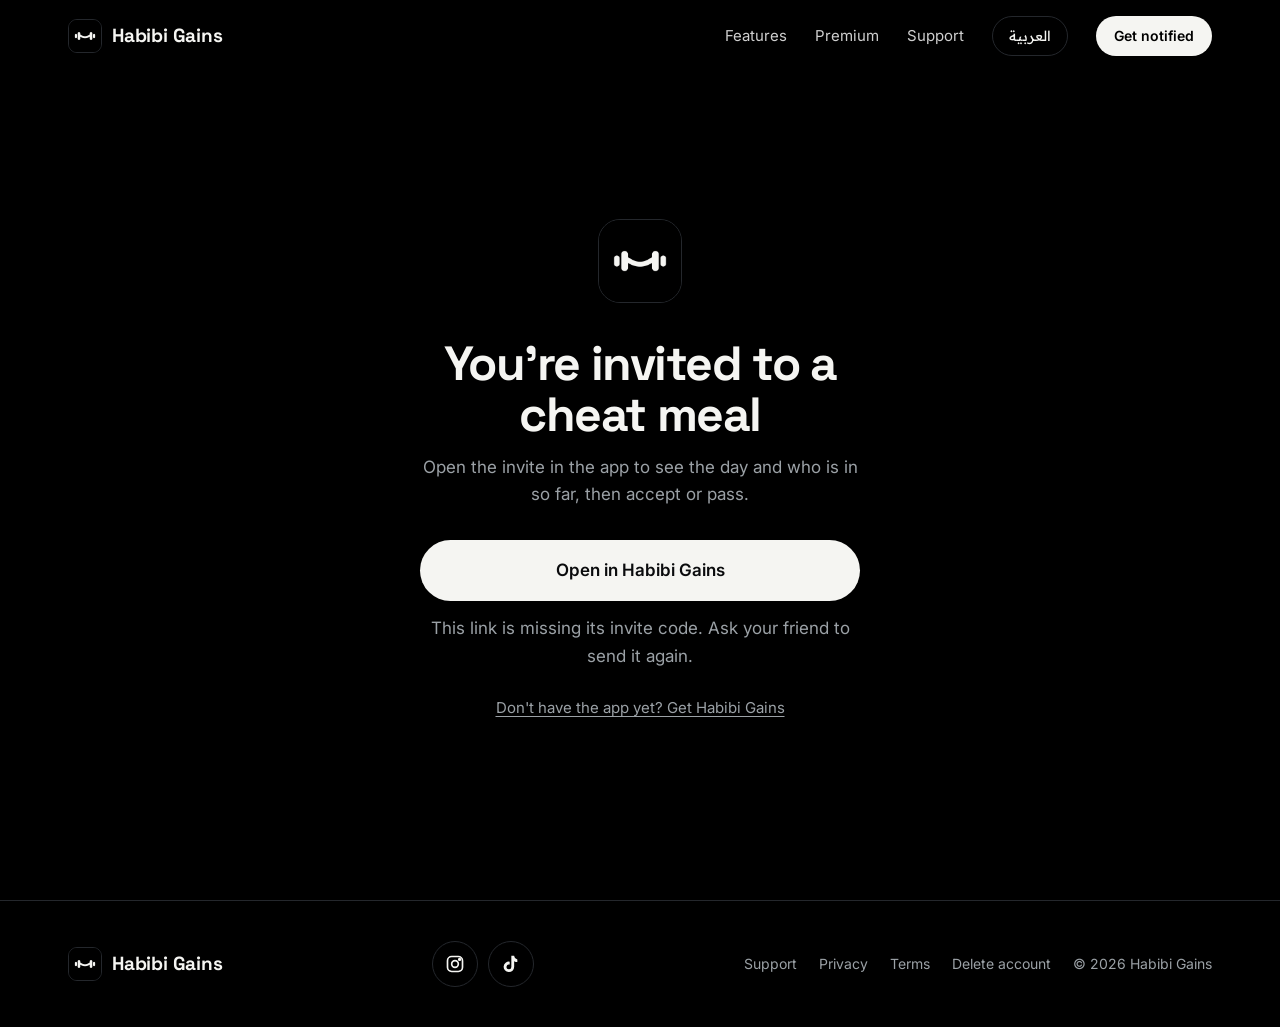
<file: cheat.html>
<!DOCTYPE html>
<html lang="en" dir="ltr">
<head>
<meta charset="utf-8">
<meta name="viewport" content="width=device-width, initial-scale=1, viewport-fit=cover">
<title>You're invited to a cheat meal – Habibi Gains</title>
<meta name="description" content="Open the invite in the app to see the day and who is in so far, then accept or pass.">
<link rel="canonical" href="https://habibigains.store/cheat">
<meta name="theme-color" content="#000000">
<link rel="preconnect" href="https://fonts.googleapis.com">
<link rel="preconnect" href="https://fonts.gstatic.com" crossorigin>
<link href="https://fonts.googleapis.com/css2?family=Space+Grotesk:wght@500;700&family=Inter:wght@400;500;600&family=Readex+Pro:wght@400;500;700&display=swap" rel="stylesheet">
<link rel="icon" href="/favicon.svg">
<link rel="apple-touch-icon" href="/logo.png">
<link rel="stylesheet" href="/site.css">
<meta property="og:title" content="You're invited to a cheat meal">
<meta property="og:description" content="Open the invite in the app to see the day and who is in so far, then accept or pass.">
<meta property="og:image" content="https://habibigains.store/logo.png">
<meta name="robots" content="noindex">
</head>
<body>

<header class="nav" id="nav">
  <div class="wrap">
    <a class="logo" href="/"><img src="/logo.png" alt="" width="34" height="34"><span>Habibi Gains</span></a>
    <nav class="links">
      <a class="hide" href="/#features" data-en="Features" data-ar="المميزات">Features</a>
      <a class="hide" href="/#premium" data-en="Premium" data-ar="بريميوم">Premium</a>
      <a class="hide" href="/support.html" data-en="Support" data-ar="الدعم">Support</a>
      <button class="pill" id="lang" type="button" aria-label="Switch language">العربية</button>
      <a class="get hide" href="/#top" data-en="Get notified" data-ar="بلغني">Get notified</a>
    </nav>
  </div>
</header>

<main>
<section class="invite">
  <div class="box">
    <img src="/logo.png" alt="Habibi Gains" width="84" height="84">
    <h1 data-en="You're invited to a cheat meal" data-ar="انعزمت على وجبة مفتوحة">You're invited to a cheat meal</h1>
    <p data-en="Open the invite in the app to see the day and who is in so far, then accept or pass." data-ar="افتح الدعوة في التطبيق عشان تشوف اليوم ومن داخل لين الحين، وبعدها اقبل أو اعتذر.">Open the invite in the app to see the day and who is in so far, then accept or pass.</p>
    <a class="open" id="open" href="#" data-en="Open in Habibi Gains" data-ar="افتح في حبيبي قينز">Open in Habibi Gains</a>
    <div class="code" id="fallback" hidden><span data-en="Nothing happened? Open the app, go to Cheat meals and paste this code:" data-ar="ما صار شي؟ افتح التطبيق، روح للوجبات المفتوحة والصق هالكود:">Nothing happened? Open the app, go to Cheat meals and paste this code:</span><b id="code"></b></div>
    <p id="iab" hidden data-en="Opened inside Instagram or another app? Tap the menu and choose Open in browser first." data-ar="فتحته من داخل إنستقرام أو تطبيق ثاني؟ اضغط القائمة واختر الفتح في المتصفح أول.">Opened inside Instagram or another app? Tap the menu and choose Open in browser first.</p>
    <p id="none" hidden data-en="This link is missing its invite code. Ask your friend to send it again." data-ar="هالرابط ناقص كود الدعوة. اطلب من ربعك يرسله مرة ثانية.">This link is missing its invite code. Ask your friend to send it again.</p>
    <a class="alt" href="/" data-en="Don't have the app yet? Get Habibi Gains" data-ar="ما عندك التطبيق؟ حمّل حبيبي قينز">Don't have the app yet? Get Habibi Gains</a>
  </div>
</section>
<script>
  var code=(new URLSearchParams(location.search).get('c')||'').toLowerCase().replace(/[^a-z0-9]/g,'').slice(0,12);
  var btn=document.getElementById('open');
  if(code.length>=6){
    var deep='habibigains://cheat-join/'+code;
    btn.href=deep;
    document.getElementById('code').textContent=code;
    document.getElementById('fallback').hidden=false;
    if(/Instagram|FBAN|FBAV|Snapchat|TikTok|musical_ly/i.test(navigator['user'+'Agent']))document.getElementById('iab').hidden=false;
    setTimeout(function(){location.href=deep;},350);
  }else{btn.hidden=true;document.getElementById('none').hidden=false;}
</script>
</main>

<footer>
  <div class="wrap">
    <a class="logo" href="/"><img src="/logo.png" alt="" width="34" height="34"><span>Habibi Gains</span></a>
    <div class="icons">
      <a href="https://www.instagram.com/habibigains.app/" target="_blank" rel="noopener" aria-label="Habibi Gains on Instagram"><svg width="20" height="20" viewBox="0 0 24 24" fill="none" stroke="currentColor" stroke-width="2" aria-hidden="true"><rect x="3" y="3" width="18" height="18" rx="5"/><circle cx="12" cy="12" r="4"/><circle cx="17.5" cy="6.5" r="1" fill="currentColor"/></svg></a>
      <a href="https://www.tiktok.com/@habibigains.app" target="_blank" rel="noopener" aria-label="Habibi Gains on TikTok"><svg width="20" height="20" viewBox="0 0 24 24" fill="currentColor" aria-hidden="true"><path d="M19.6 6.7a4.8 4.8 0 0 1-3.8-4.2V2h-3.4v13.4a2.9 2.9 0 1 1-2-2.7V9.2a6.3 6.3 0 1 0 5.4 6.2V8.6a8.2 8.2 0 0 0 3.8 1.1V6.7z"/></svg></a>
    </div>
    <div class="legal">
      <a href="/support.html" data-en="Support" data-ar="الدعم">Support</a>
      <a href="/privacy" data-en="Privacy" data-ar="الخصوصية">Privacy</a>
      <a href="/terms" data-en="Terms" data-ar="الشروط">Terms</a>
      <a href="/delete-account.html" data-en="Delete account" data-ar="حذف الحساب">Delete account</a>
      <span>© 2026 Habibi Gains</span>
    </div>
  </div>
</footer>

<script src="/site.js"></script>
</body>
</html>
</file>
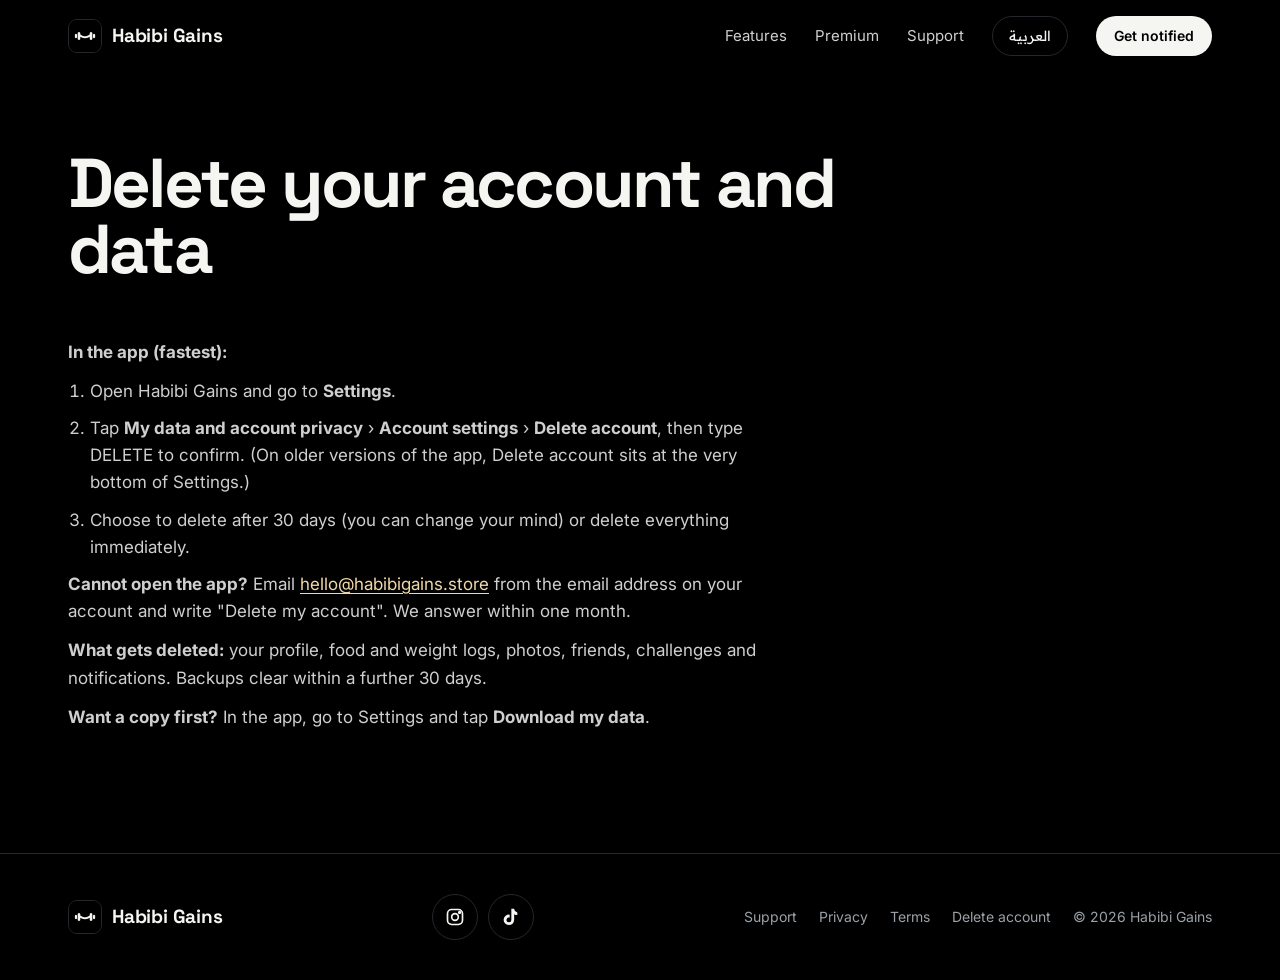
<file: delete-account.html>
<!DOCTYPE html>
<html lang="en" dir="ltr">
<head>
<meta charset="utf-8">
<meta name="viewport" content="width=device-width, initial-scale=1, viewport-fit=cover">
<title>Delete your account – Habibi Gains</title>
<meta name="description" content="How to delete your Habibi Gains account and data.">
<link rel="canonical" href="https://habibigains.store/delete-account">
<meta name="theme-color" content="#000000">
<link rel="preconnect" href="https://fonts.googleapis.com">
<link rel="preconnect" href="https://fonts.gstatic.com" crossorigin>
<link href="https://fonts.googleapis.com/css2?family=Space+Grotesk:wght@500;700&family=Inter:wght@400;500;600&family=Readex+Pro:wght@400;500;700&display=swap" rel="stylesheet">
<link rel="icon" href="/favicon.svg">
<link rel="apple-touch-icon" href="/logo.png">
<link rel="stylesheet" href="/site.css">
</head>
<body>

<header class="nav" id="nav">
  <div class="wrap">
    <a class="logo" href="/"><img src="/logo.png" alt="" width="34" height="34"><span>Habibi Gains</span></a>
    <nav class="links">
      <a class="hide" href="/#features" data-en="Features" data-ar="المميزات">Features</a>
      <a class="hide" href="/#premium" data-en="Premium" data-ar="بريميوم">Premium</a>
      <a class="hide" href="/support.html" data-en="Support" data-ar="الدعم">Support</a>
      <button class="pill" id="lang" type="button" aria-label="Switch language">العربية</button>
      <a class="get hide" href="/#top" data-en="Get notified" data-ar="بلغني">Get notified</a>
    </nav>
  </div>
</header>

<main>
<section class="page">
  <div class="wrap">
    <h1 class="h2" data-en="Delete your account and data" data-ar="احذف حسابك وبياناتك">Delete your account and data</h1>
    <div data-lang="en"><div class="doc">
<p><b>In the app (fastest):</b></p><ol><li>Open Habibi Gains and go to <b>Settings</b>.</li><li>Tap <b>My data and account privacy</b> › <b>Account settings</b> › <b>Delete account</b>, then type DELETE to confirm. (On older versions of the app, Delete account sits at the very bottom of Settings.)</li><li>Choose to delete after 30 days (you can change your mind) or delete everything immediately.</li></ol>
<p><b>Cannot open the app?</b> Email <a href="mailto:hello@habibigains.store">hello@habibigains.store</a> from the email address on your account and write "Delete my account". We answer within one month.</p>
<p><b>What gets deleted:</b> your profile, food and weight logs, photos, friends, challenges and notifications. Backups clear within a further 30 days.</p>
<p><b>Want a copy first?</b> In the app, go to Settings and tap <b>Download my data</b>.</p>
</div></div>
    <div data-lang="ar" dir="rtl" hidden><div class="doc"><p><b>من التطبيق (الأسرع):</b></p><ol><li>افتح حبيبي قينز وروح للإعدادات.</li><li>انزل لتحت واضغط <b>حذف الحساب</b>.</li><li>اختر الحذف بعد ٣٠ يوم (تقدر تغير رأيك) أو احذف كل شي فوراً.</li></ol>
<p><b>ما تقدر تفتح التطبيق؟</b> راسل <a href="mailto:hello@habibigains.store">hello@habibigains.store</a> من نفس الإيميل المسجل في حسابك واكتب "احذف حسابي". نرد خلال شهر.</p>
<p><b>شو ينحذف:</b> ملفك، تسجيلات الأكل والوزن، الصور، الأصحاب، التحديات والإشعارات. النسخ الاحتياطية تنمسح خلال ٣٠ يوم إضافية.</p>
<p><b>تبي نسخة قبل؟</b> من التطبيق روح للإعدادات واضغط <b>حمّل بياناتي</b>.</p></div></div>
  </div>
</section>
</main>

<footer>
  <div class="wrap">
    <a class="logo" href="/"><img src="/logo.png" alt="" width="34" height="34"><span>Habibi Gains</span></a>
    <div class="icons">
      <a href="https://www.instagram.com/habibigains.app/" target="_blank" rel="noopener" aria-label="Habibi Gains on Instagram"><svg width="20" height="20" viewBox="0 0 24 24" fill="none" stroke="currentColor" stroke-width="2" aria-hidden="true"><rect x="3" y="3" width="18" height="18" rx="5"/><circle cx="12" cy="12" r="4"/><circle cx="17.5" cy="6.5" r="1" fill="currentColor"/></svg></a>
      <a href="https://www.tiktok.com/@habibigains.app" target="_blank" rel="noopener" aria-label="Habibi Gains on TikTok"><svg width="20" height="20" viewBox="0 0 24 24" fill="currentColor" aria-hidden="true"><path d="M19.6 6.7a4.8 4.8 0 0 1-3.8-4.2V2h-3.4v13.4a2.9 2.9 0 1 1-2-2.7V9.2a6.3 6.3 0 1 0 5.4 6.2V8.6a8.2 8.2 0 0 0 3.8 1.1V6.7z"/></svg></a>
    </div>
    <div class="legal">
      <a href="/support.html" data-en="Support" data-ar="الدعم">Support</a>
      <a href="/privacy" data-en="Privacy" data-ar="الخصوصية">Privacy</a>
      <a href="/terms" data-en="Terms" data-ar="الشروط">Terms</a>
      <a href="/delete-account.html" data-en="Delete account" data-ar="حذف الحساب">Delete account</a>
      <span>© 2026 Habibi Gains</span>
    </div>
  </div>
</footer>

<script src="/site.js"></script>
</body>
</html>
</file>
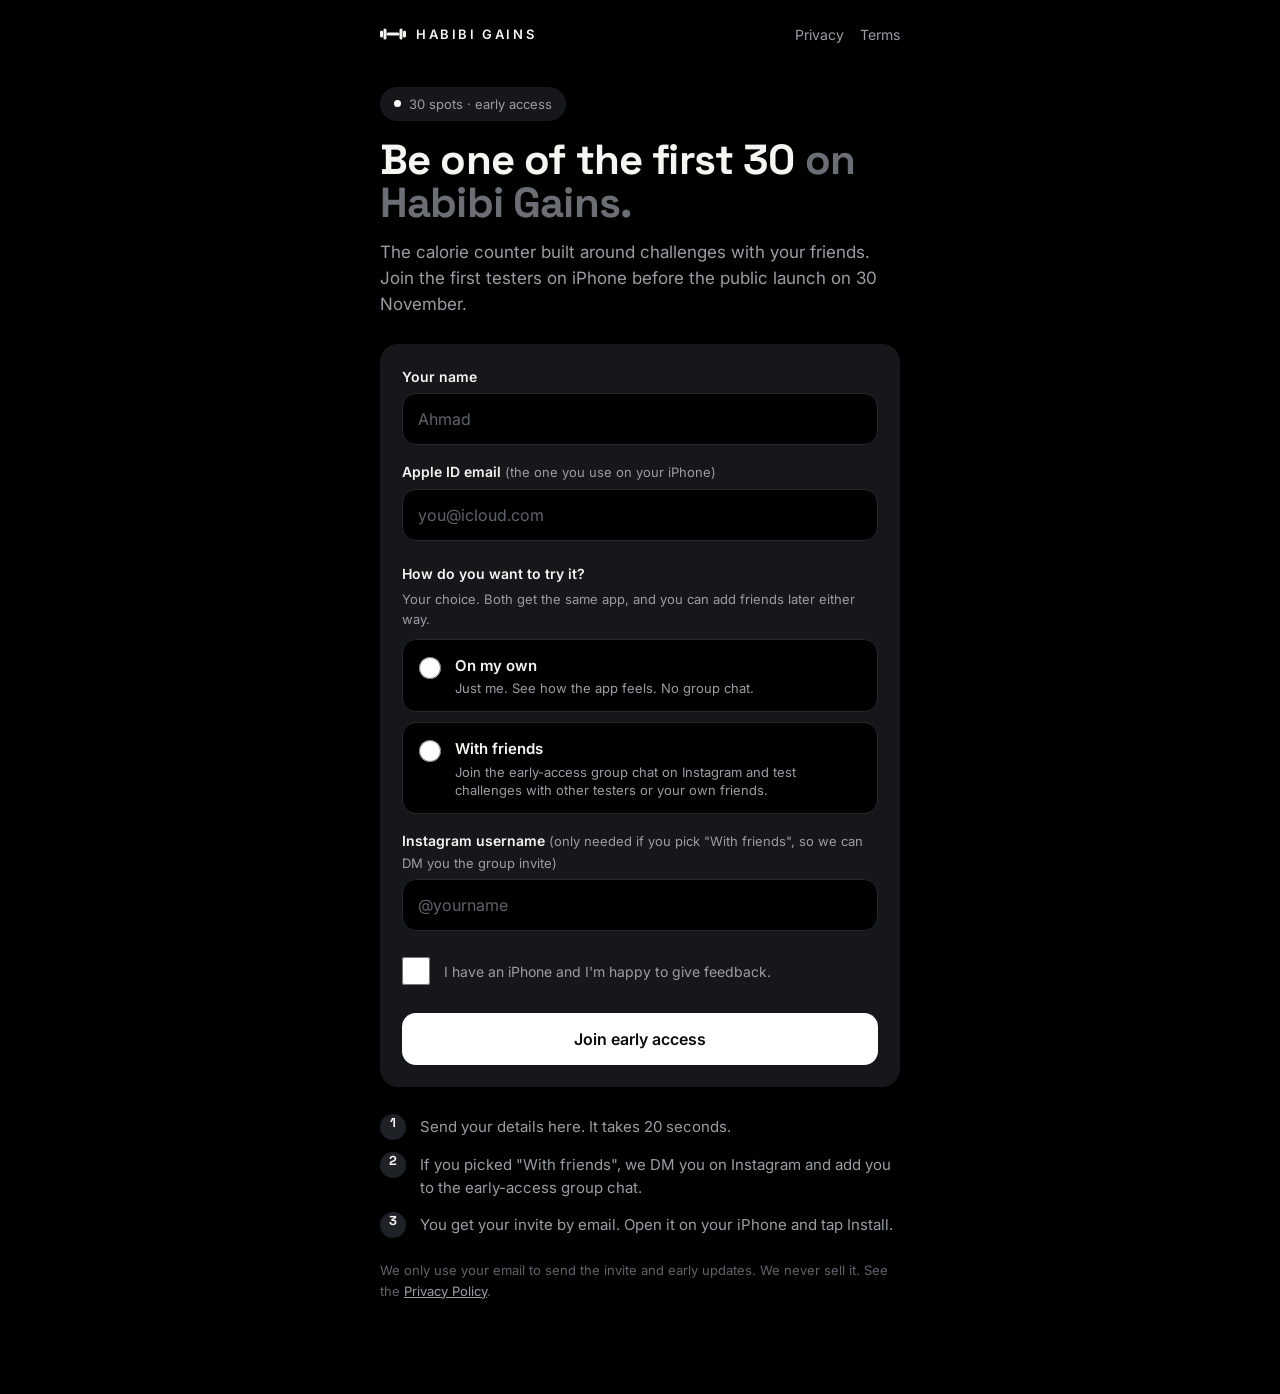
<file: early.html>
<!doctype html>
<html lang="en">
<head>
<meta charset="utf-8">
<meta name="viewport" content="width=device-width,initial-scale=1">
<title>Early access · Habibi Gains</title>
<meta name="description" content="Join the first 30 testers of Habibi Gains, the calorie counter built around challenges with your friends.">
<link rel="preconnect" href="https://fonts.googleapis.com"><link rel="preconnect" href="https://fonts.gstatic.com" crossorigin>
<link href="https://fonts.googleapis.com/css2?family=Inter:wght@400;500;600&family=Space+Grotesk:wght@700&display=swap" rel="stylesheet">
<meta name="theme-color" content="#000000">
<style>
  :root{--bg:#000;--card:#15171B;--card2:#1E2126;--text:#F5F5F2;--muted:#9A9DA4;--faint:#5E626A;--accent:#fff}
  *{box-sizing:border-box}
  body{background:var(--bg);color:var(--text);font:16px/1.55 Inter,system-ui,-apple-system,sans-serif;margin:0;padding:22px 20px 80px}
  main{max-width:520px;margin:0 auto}
  nav{display:flex;align-items:center;justify-content:space-between;margin-bottom:40px}
  .brand{display:flex;align-items:center;gap:10px;color:var(--text);text-decoration:none;font-weight:600;font-size:13px;letter-spacing:.2em}
  .brand svg{width:26px;height:auto}
  nav .links a{color:var(--muted);text-decoration:none;font-size:14px;margin-left:16px}
  .badge{display:inline-flex;align-items:center;gap:8px;background:var(--card);color:var(--muted);border-radius:999px;padding:7px 14px;font-size:13px;margin-bottom:18px}
  .badge::before{content:"";width:7px;height:7px;border-radius:50%;background:var(--accent)}
  h1{font:700 42px/1.02 "Space Grotesk",Inter,sans-serif;letter-spacing:-.02em;margin:0 0 14px}
  h1 em{font-style:normal;color:#6B6E75}
  .lead{color:var(--muted);font-size:17px;margin:0 0 26px}
  .card{background:var(--card);border-radius:18px;padding:22px}
  label{display:block;font-size:14px;font-weight:600;margin:16px 0 6px}
  label:first-of-type{margin-top:0}
  .hint{font-weight:400;color:var(--muted);font-size:13px}
  input[type=text],input[type=email]{width:100%;background:#000;color:var(--text);border:1px solid #24272C;border-radius:14px;padding:15px;font:16px Inter,sans-serif;outline:none}
  input::placeholder{color:var(--faint)}
  input:focus{border-color:var(--muted)}
  .q{font-size:14px;font-weight:600;margin:22px 0 4px}
  .qsub{color:var(--muted);font-size:13px;margin:0 0 10px}
  .opt{display:flex;gap:14px;align-items:flex-start;background:#000;border:1px solid #24272C;border-radius:14px;padding:14px 16px;margin:0 0 10px;cursor:pointer;font-weight:400}
  .opt input{margin:3px 0 0;width:22px;height:22px;accent-color:#fff;flex:none}
  .opt b{display:block;font-size:15px;font-weight:600;color:var(--text)}
  .opt span{display:block;font-size:13px;color:var(--muted);line-height:1.4;margin-top:2px}
  .opt:has(input:checked){border-color:#fff}
  label.check{display:flex;gap:14px;align-items:center;margin:20px 0 0;padding:6px 0;font-size:14px;font-weight:400;color:var(--muted);cursor:pointer}
  label.check input{margin:0;width:28px;height:28px;accent-color:#fff;flex:none}
  button{margin-top:22px;width:100%;height:52px;background:#fff;color:#0A0B0D;border:0;border-radius:14px;font:600 16px Inter,sans-serif;cursor:pointer}
  button:disabled{opacity:.5;cursor:default}
  .msg{margin-top:16px;font-size:15px;display:none;border-radius:14px;padding:14px}
  .msg.ok{display:block;background:var(--card2);color:var(--text)}
  .msg.err{display:block;background:#2a1414;color:#ffb4b4}
  .steps{margin:28px 0 0;padding:0;list-style:none;counter-reset:s}
  .steps li{counter-increment:s;position:relative;padding-left:40px;margin:14px 0;color:var(--muted);font-size:15px}
  .steps li::before{content:counter(s);position:absolute;left:0;top:-1px;width:26px;height:26px;border-radius:50%;background:var(--card2);color:var(--text);text-align:center;line-height:26px;font:700 13px "Space Grotesk",sans-serif}
  .fine{color:var(--faint);font-size:13px;margin-top:24px}
  .fine a{color:var(--muted)}
  .hp{position:absolute;left:-9999px;opacity:0;height:0;width:0}
  .spots{background:var(--card);border-radius:18px;padding:18px 20px;margin:0 0 14px}
  .spots-top{font-size:15px;color:var(--muted);margin-bottom:12px}
  .spots-top b{font:700 36px "Space Grotesk",sans-serif;color:var(--text);margin-right:6px;letter-spacing:-.02em}
  .bar{height:8px;background:var(--card2);border-radius:99px;overflow:hidden}
  .bar i{display:block;height:100%;width:0;background:var(--accent);border-radius:99px;transition:width .6s}
  .msg.full{display:block;background:#2a1414;color:#ffb4b4;margin:0 0 14px}
  .msg.full[hidden]{display:none}
</style>
</head>
<body>
<main>
  <nav>
    <a class="brand" href="/"><svg viewBox="0 0 52 24" fill="#F5F5F2" aria-hidden="true"><rect x="0" y="5" width="6" height="14" rx="3"/><rect x="7" y="1" width="6" height="22" rx="3"/><rect x="13" y="9" width="26" height="6" rx="3"/><rect x="39" y="1" width="6" height="22" rx="3"/><rect x="46" y="5" width="6" height="14" rx="3"/></svg>HABIBI GAINS</a>
    <span class="links"><a href="/privacy">Privacy</a><a href="/terms">Terms</a></span>
  </nav>

  <span class="badge">30 spots · early access</span>
  <h1>Be one of the first 30 <em>on Habibi Gains.</em></h1>
  <p class="lead">The calorie counter built around challenges with your friends. Join the first testers on iPhone before the public launch on 30 November.</p>

  <div class="spots" id="spots" hidden>
    <div class="spots-top"><b id="left">–</b><span id="of"> of 30 spots left</span></div>
    <div class="bar"><i id="fill"></i></div>
  </div>

  <div class="msg full" id="full" hidden>All 30 early spots are taken. Public launch is 30 November. Follow us to get the link first.</div>

  <form class="card" id="f" novalidate>
    <label for="name">Your name</label>
    <input id="name" type="text" autocomplete="name" maxlength="50" placeholder="Ahmad" required>

    <label for="email">Apple ID email <span class="hint">(the one you use on your iPhone)</span></label>
    <input id="email" type="email" autocomplete="email" inputmode="email" maxlength="120" placeholder="you@icloud.com" required>

    <p class="q">How do you want to try it?</p>
    <p class="qsub">Your choice. Both get the same app, and you can add friends later either way.</p>
    <label class="opt"><input type="radio" name="mode" value="solo"><div><b>On my own</b><span>Just me. See how the app feels. No group chat.</span></div></label>
    <label class="opt"><input type="radio" name="mode" value="friends"><div><b>With friends</b><span>Join the early-access group chat on Instagram and test challenges with other testers or your own friends.</span></div></label>

    <label for="ig">Instagram username <span class="hint" id="ighint">(only needed if you pick "With friends", so we can DM you the group invite)</span></label>
    <input id="ig" type="text" autocomplete="off" maxlength="30" placeholder="@yourname">

    <label class="check" for="ok">
      <input id="ok" type="checkbox">
      <span>I have an iPhone and I'm happy to give feedback.</span>
    </label>

    <input class="hp" id="website" type="text" tabindex="-1" autocomplete="off" aria-hidden="true">

    <button id="go" type="submit">Join early access</button>
    <div class="msg" id="msg" role="status"></div>
  </form>

  <ol class="steps">
    <li>Send your details here. It takes 20 seconds.</li>
    <li>If you picked "With friends", we DM you on Instagram and add you to the early-access group chat.</li>
    <li>You get your invite by email. Open it on your iPhone and tap Install.</li>
  </ol>

  <p class="fine">We only use your email to send the invite and early updates. We never sell it. See the <a href="/privacy">Privacy Policy</a>.</p>
</main>

<script>
(function () {
  var URL_ = 'https://ekeybuzzxyzyuwczqnrz.supabase.co/rest/v1/waitlist';
  var KEY = 'sb_publishable_EXuzbg-O8Gc6yGmFSwG73Q_1IKL3HUi';

  var TOTAL = 30;
  var API = 'https://ekeybuzzxyzyuwczqnrz.supabase.co/rest/v1/rpc/early_spots_left';

  function loadSpots() {
    fetch(API, {
      method: 'POST',
      headers: { 'apikey': KEY, 'Authorization': 'Bearer ' + KEY, 'Content-Type': 'application/json' },
      body: '{}'
    }).then(function (r) { return r.ok ? r.json() : Promise.reject(); })
      .then(function (left) {
        left = Math.max(0, Number(left));
        document.getElementById('spots').hidden = false;
        document.getElementById('left').textContent = left;
        document.getElementById('fill').style.width = ((TOTAL - left) / TOTAL * 100) + '%';
        if (left === 0) {
          document.getElementById('full').hidden = false;
          document.getElementById('f').style.display = 'none';
        }
      }).catch(function () { /* counter stays hidden if it cannot load */ });
  }
  loadSpots();

  var f = document.getElementById('f');
  var btn = document.getElementById('go');
  var msg = document.getElementById('msg');

  function show(kind, text) { msg.className = 'msg ' + kind; msg.textContent = text; }
  function mode() { var r = f.querySelector('input[name=mode]:checked'); return r ? r.value : ''; }

  f.addEventListener('submit', function (e) {
    e.preventDefault();
    if (document.getElementById('website').value) { show('ok', 'Thanks!'); return; } // bots

    var name = document.getElementById('name').value.trim();
    var email = document.getElementById('email').value.trim().toLowerCase();
    var ig = document.getElementById('ig').value.trim().replace(/^@/, '');
    var ok = document.getElementById('ok').checked;
    var m = mode();

    if (name.length < 2) return show('err', 'Please enter your name.');
    if (!/^[^\s@]+@[^\s@]+\.[^\s@]{2,}$/.test(email)) return show('err', 'Please enter a valid email.');
    if (!m) return show('err', 'Please choose: on my own, or with friends.');
    if (m === 'friends' && !ig) return show('err', 'Please enter your Instagram username so we can DM you the group invite.');
    if (ig && !/^[A-Za-z0-9._]{2,30}$/.test(ig)) return show('err', 'That Instagram username does not look right.');
    if (!ok) return show('err', 'Please tick the box to confirm you have an iPhone.');

    // Saved in the name column (max 80 characters): Name (@instagram) · solo | friends
    var tail = (ig ? ' (@' + ig + ')' : '') + ' · ' + m;
    var label = name.slice(0, 80 - tail.length) + tail;

    btn.disabled = true; btn.textContent = 'Sending…'; msg.className = 'msg';

    fetch(URL_, {
      method: 'POST',
      headers: {
        'apikey': KEY,
        'Authorization': 'Bearer ' + KEY,
        'Content-Type': 'application/json',
        'Prefer': 'return=minimal'
      },
      body: JSON.stringify({
        name: label,
        email: email,
        email_updates: true,
        source: 'testflight-early'
      })
    }).then(function (r) {
      if (r.ok) {
        f.reset();
        show('ok', m === 'friends'
          ? "You're in! Watch your Instagram DMs: we'll add you to the early-access group, and your invite goes to your email (check spam too)."
          : "You're in! Your invite goes to your email (check spam too). Open it on your iPhone and tap Install.");
        btn.textContent = 'Done';
        loadSpots();
      } else if (r.status === 400 || r.status === 409) {
        btn.disabled = false; btn.textContent = 'Join early access';
        loadSpots();
        show('err', 'Sorry, the early spots just filled up.');
      } else {
        btn.disabled = false; btn.textContent = 'Join early access';
        show('err', 'Something went wrong. Please try again, or DM us the word EARLY.');
      }
    }).catch(function () {
      btn.disabled = false; btn.textContent = 'Join early access';
      show('err', 'No connection. Please try again.');
    });
  });
})();
</script>
</body>
</html>
</file>
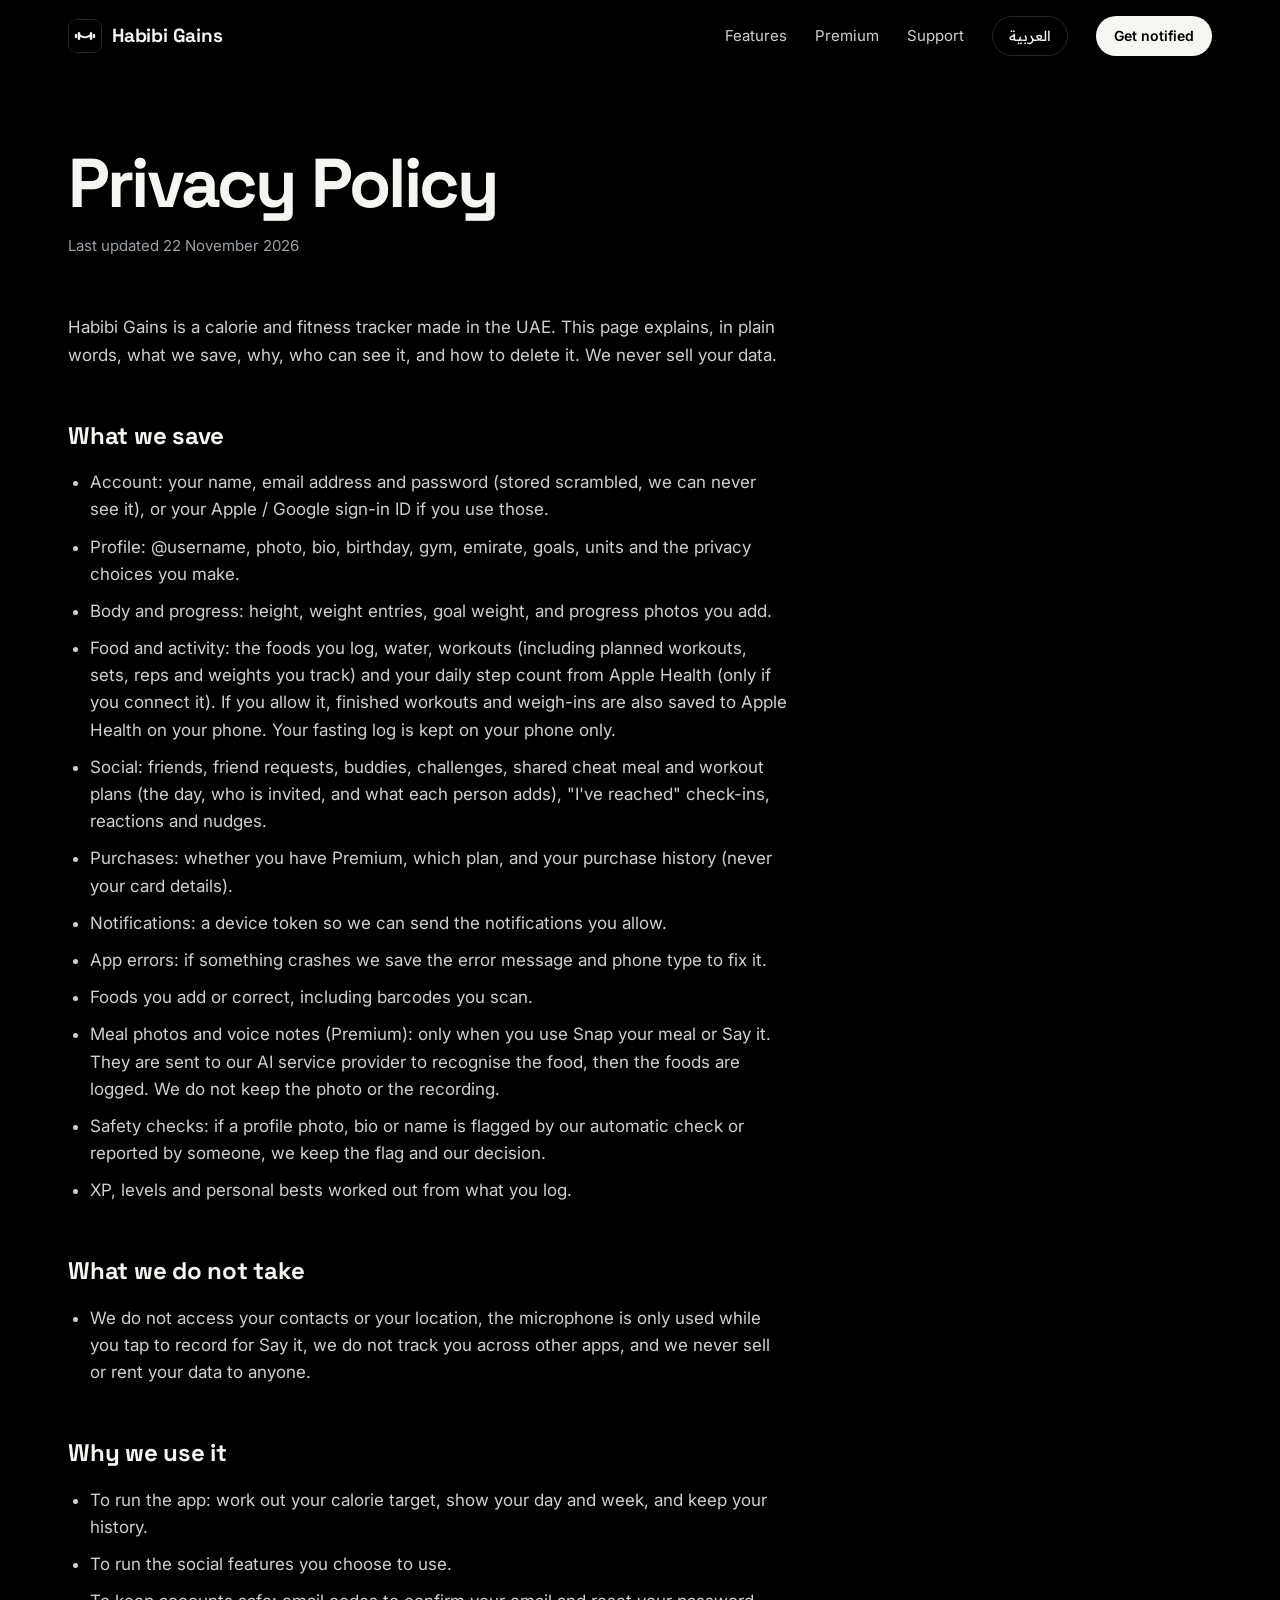
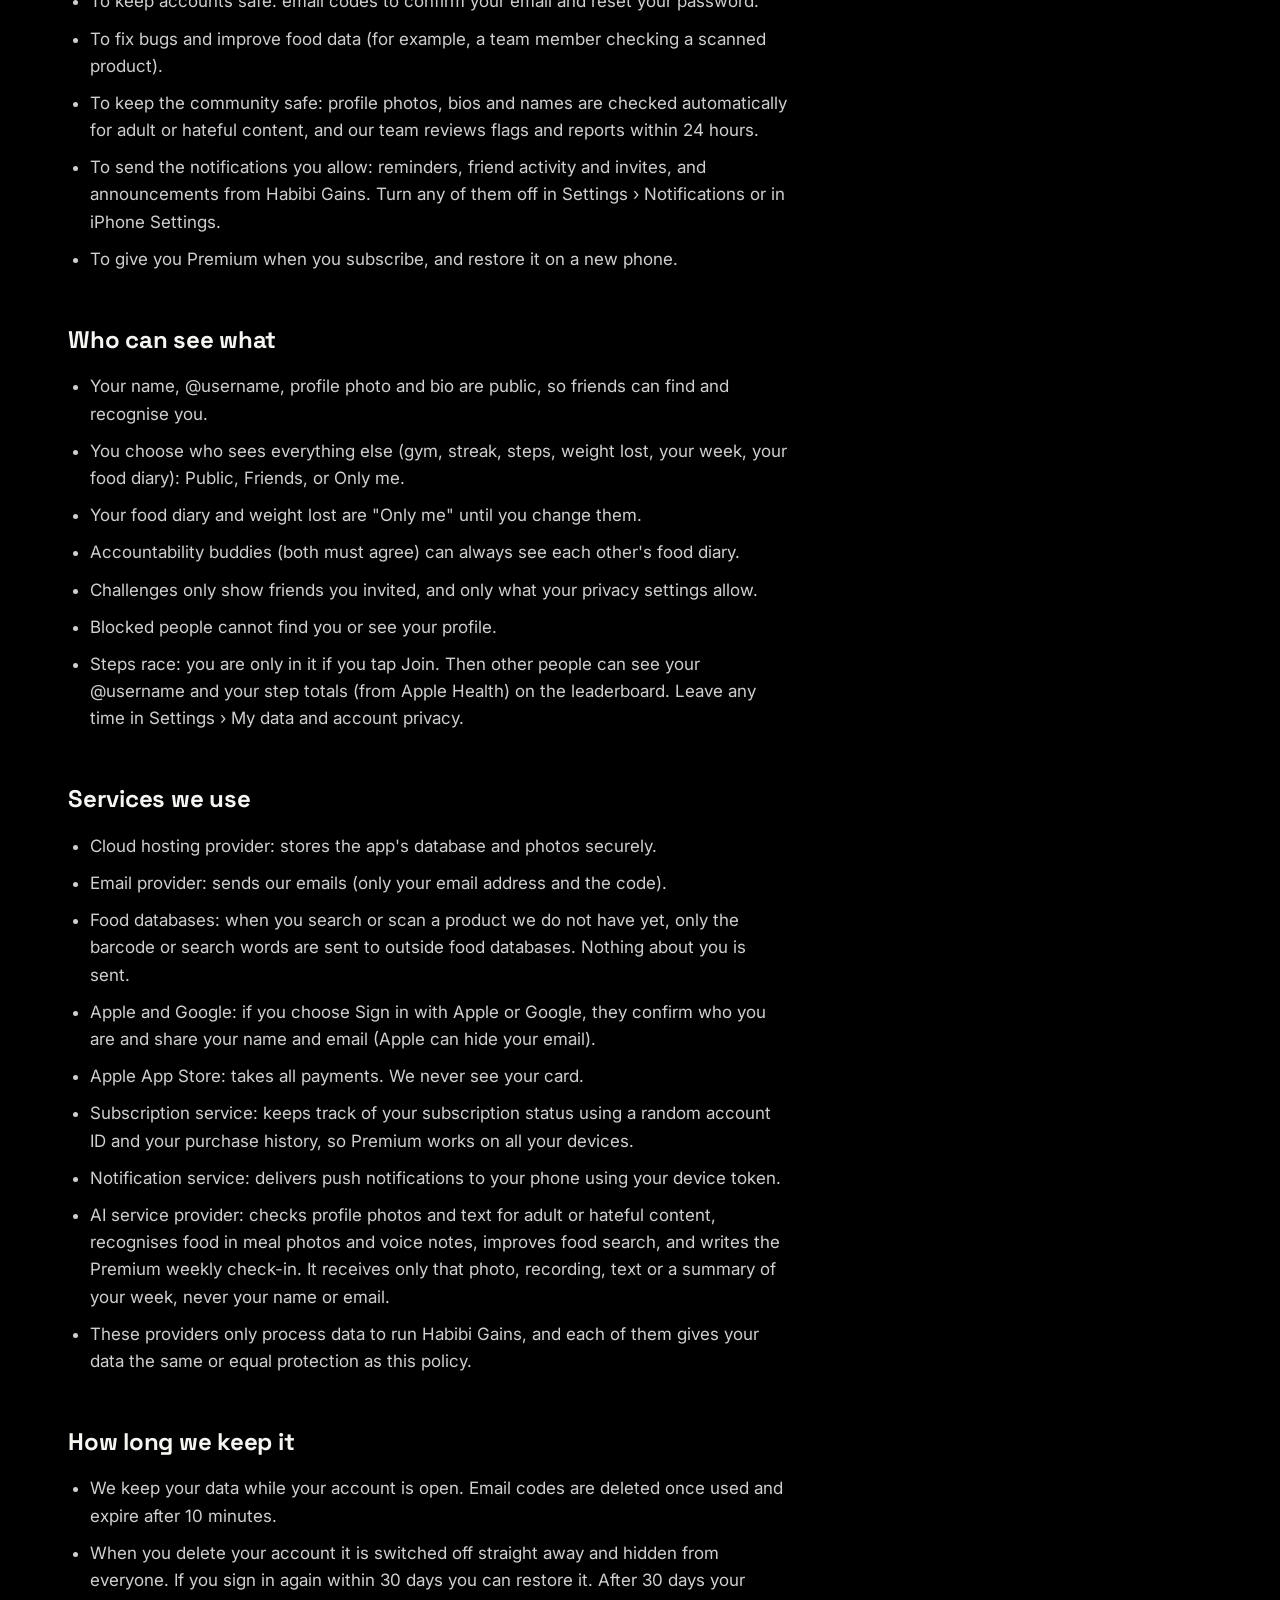
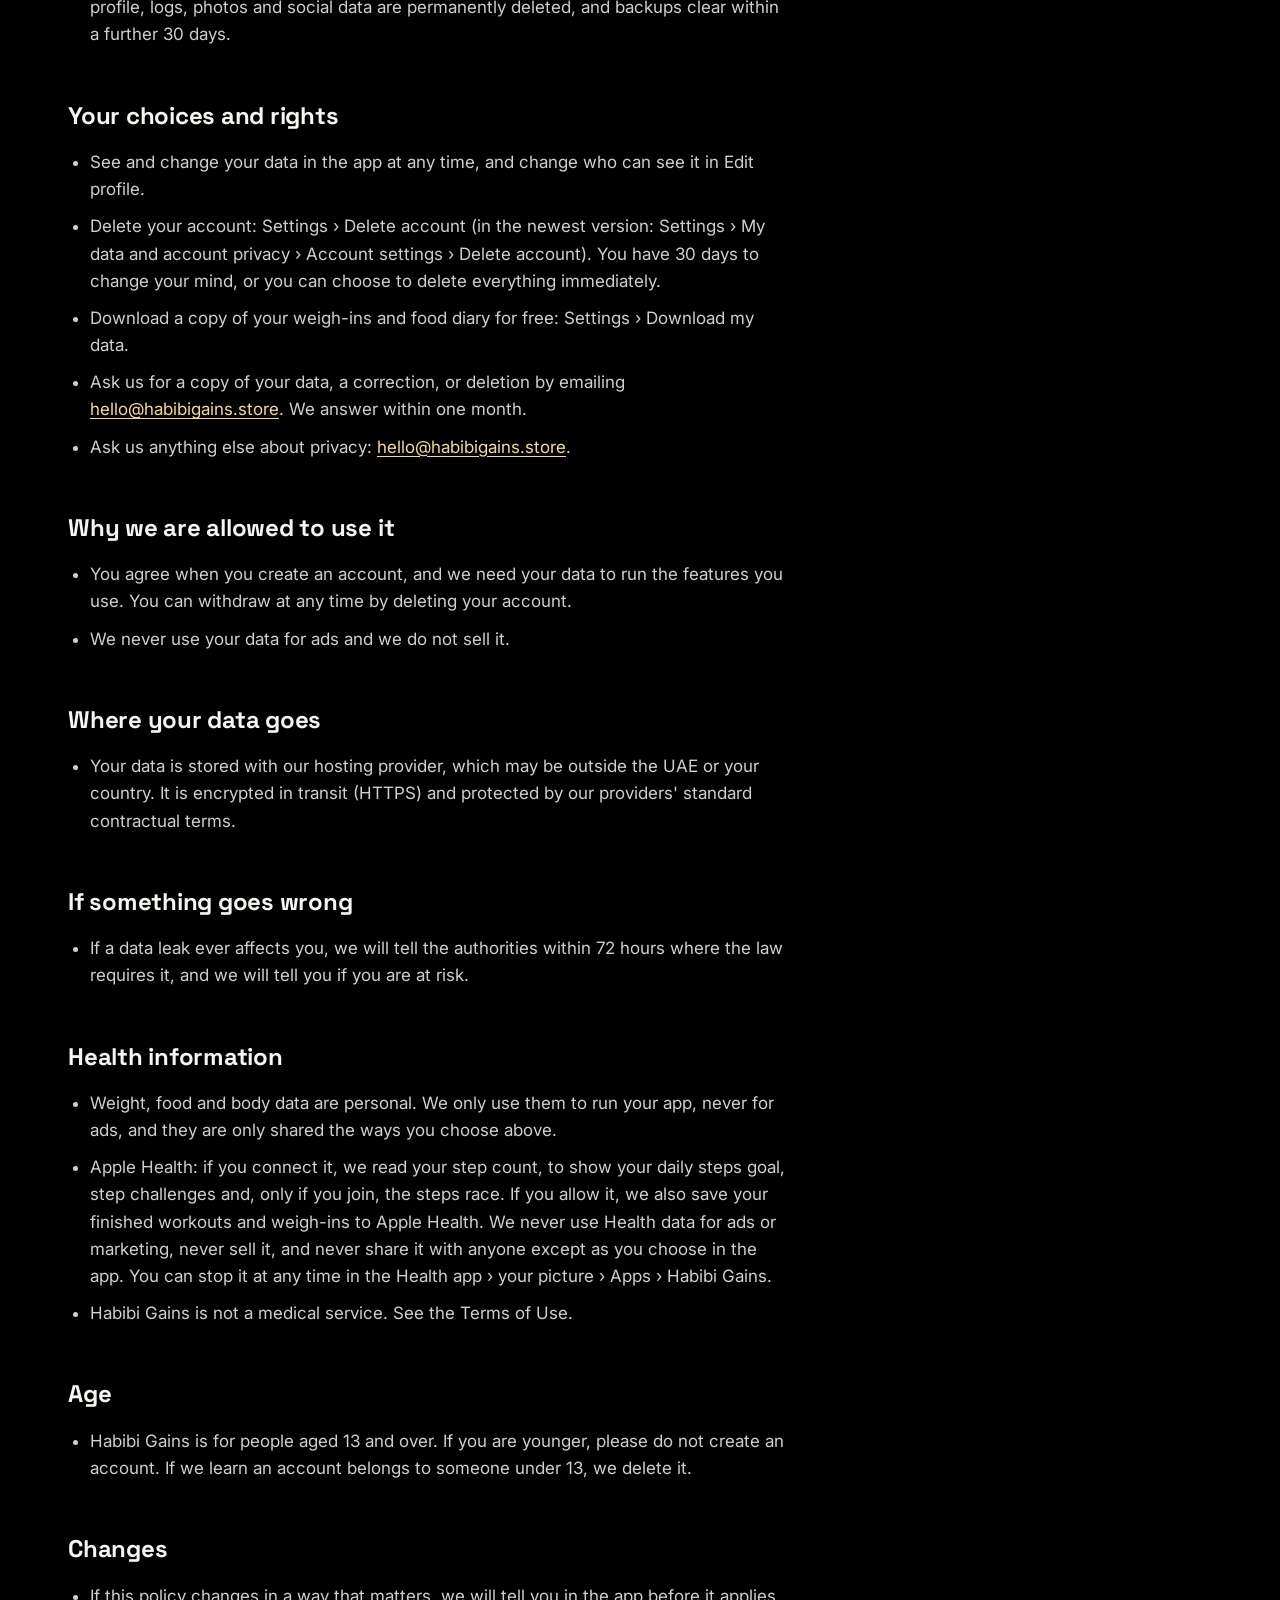
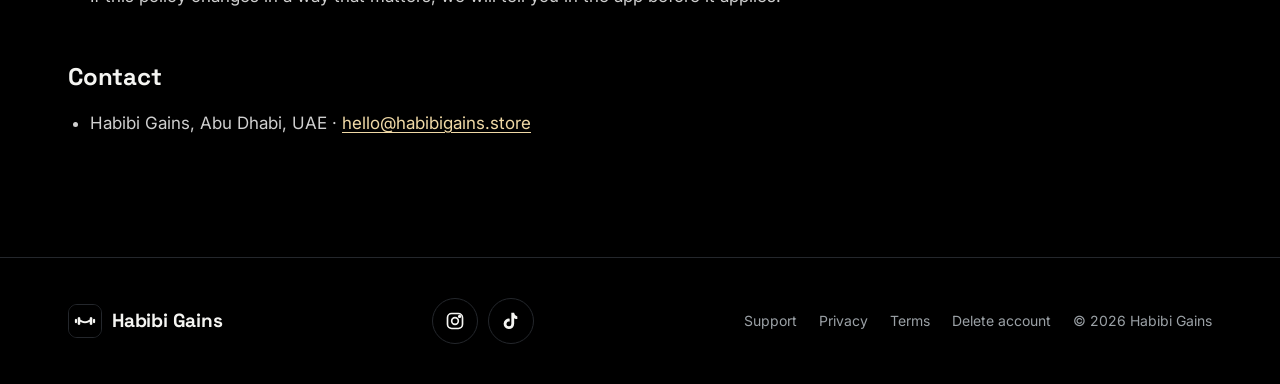
<file: privacy.html>
<!DOCTYPE html>
<html lang="en" dir="ltr">
<head>
<meta charset="utf-8">
<meta name="viewport" content="width=device-width, initial-scale=1, viewport-fit=cover">
<title>Privacy Policy – Habibi Gains</title>
<meta name="description" content="What Habibi Gains saves, why, who can see it, and how to delete it.">
<link rel="canonical" href="https://habibigains.store/privacy">
<meta name="theme-color" content="#000000">
<link rel="preconnect" href="https://fonts.googleapis.com">
<link rel="preconnect" href="https://fonts.gstatic.com" crossorigin>
<link href="https://fonts.googleapis.com/css2?family=Space+Grotesk:wght@500;700&family=Inter:wght@400;500;600&family=Readex+Pro:wght@400;500;700&display=swap" rel="stylesheet">
<link rel="icon" href="/favicon.svg">
<link rel="apple-touch-icon" href="/logo.png">
<link rel="stylesheet" href="/site.css">
</head>
<body>

<header class="nav" id="nav">
  <div class="wrap">
    <a class="logo" href="/"><img src="/logo.png" alt="" width="34" height="34"><span>Habibi Gains</span></a>
    <nav class="links">
      <a class="hide" href="/#features" data-en="Features" data-ar="المميزات">Features</a>
      <a class="hide" href="/#premium" data-en="Premium" data-ar="بريميوم">Premium</a>
      <a class="hide" href="/support.html" data-en="Support" data-ar="الدعم">Support</a>
      <button class="pill" id="lang" type="button" aria-label="Switch language">العربية</button>
      <a class="get hide" href="/#top" data-en="Get notified" data-ar="بلغني">Get notified</a>
    </nav>
  </div>
</header>

<main>
<section class="page">
  <div class="wrap">
    <h1 class="h2" data-en="Privacy Policy" data-ar="سياسة الخصوصية">Privacy Policy</h1>
    <div data-lang="en" dir="ltr"><p class="updated">Last updated 22 November 2026</p><div class="doc"><p>Habibi Gains is a calorie and fitness tracker made in the UAE. This page explains, in plain words, what we save, why, who can see it, and how to delete it. We never sell your data.</p><h2>What we save</h2><ul><li>Account: your name, email address and password (stored scrambled, we can never see it), or your Apple / Google sign-in ID if you use those.</li><li>Profile: @username, photo, bio, birthday, gym, emirate, goals, units and the privacy choices you make.</li><li>Body and progress: height, weight entries, goal weight, and progress photos you add.</li><li>Food and activity: the foods you log, water, workouts (including planned workouts, sets, reps and weights you track) and your daily step count from Apple Health (only if you connect it). If you allow it, finished workouts and weigh-ins are also saved to Apple Health on your phone. Your fasting log is kept on your phone only.</li><li>Social: friends, friend requests, buddies, challenges, shared cheat meal and workout plans (the day, who is invited, and what each person adds), "I've reached" check-ins, reactions and nudges.</li><li>Purchases: whether you have Premium, which plan, and your purchase history (never your card details).</li><li>Notifications: a device token so we can send the notifications you allow.</li><li>App errors: if something crashes we save the error message and phone type to fix it.</li><li>Foods you add or correct, including barcodes you scan.</li><li>Meal photos and voice notes (Premium): only when you use Snap your meal or Say it. They are sent to our AI service provider to recognise the food, then the foods are logged. We do not keep the photo or the recording.</li><li>Safety checks: if a profile photo, bio or name is flagged by our automatic check or reported by someone, we keep the flag and our decision.</li><li>XP, levels and personal bests worked out from what you log.</li></ul><h2>What we do not take</h2><ul><li>We do not access your contacts or your location, the microphone is only used while you tap to record for Say it, we do not track you across other apps, and we never sell or rent your data to anyone.</li></ul><h2>Why we use it</h2><ul><li>To run the app: work out your calorie target, show your day and week, and keep your history.</li><li>To run the social features you choose to use.</li><li>To keep accounts safe: email codes to confirm your email and reset your password.</li><li>To fix bugs and improve food data (for example, a team member checking a scanned product).</li><li>To keep the community safe: profile photos, bios and names are checked automatically for adult or hateful content, and our team reviews flags and reports within 24 hours.</li><li>To send the notifications you allow: reminders, friend activity and invites, and announcements from Habibi Gains. Turn any of them off in Settings › Notifications or in iPhone Settings.</li><li>To give you Premium when you subscribe, and restore it on a new phone.</li></ul><h2>Who can see what</h2><ul><li>Your name, @username, profile photo and bio are public, so friends can find and recognise you.</li><li>You choose who sees everything else (gym, streak, steps, weight lost, your week, your food diary): Public, Friends, or Only me.</li><li>Your food diary and weight lost are "Only me" until you change them.</li><li>Accountability buddies (both must agree) can always see each other's food diary.</li><li>Challenges only show friends you invited, and only what your privacy settings allow.</li><li>Blocked people cannot find you or see your profile.</li><li>Steps race: you are only in it if you tap Join. Then other people can see your @username and your step totals (from Apple Health) on the leaderboard. Leave any time in Settings › My data and account privacy.</li></ul><h2>Services we use</h2><ul><li>Cloud hosting provider: stores the app's database and photos securely.</li><li>Email provider: sends our emails (only your email address and the code).</li><li>Food databases: when you search or scan a product we do not have yet, only the barcode or search words are sent to outside food databases. Nothing about you is sent.</li><li>Apple and Google: if you choose Sign in with Apple or Google, they confirm who you are and share your name and email (Apple can hide your email).</li><li>Apple App Store: takes all payments. We never see your card.</li><li>Subscription service: keeps track of your subscription status using a random account ID and your purchase history, so Premium works on all your devices.</li><li>Notification service: delivers push notifications to your phone using your device token.</li><li>AI service provider: checks profile photos and text for adult or hateful content, recognises food in meal photos and voice notes, improves food search, and writes the Premium weekly check-in. It receives only that photo, recording, text or a summary of your week, never your name or email.</li><li>These providers only process data to run Habibi Gains, and each of them gives your data the same or equal protection as this policy.</li></ul><h2>How long we keep it</h2><ul><li>We keep your data while your account is open. Email codes are deleted once used and expire after 10 minutes.</li><li>When you delete your account it is switched off straight away and hidden from everyone. If you sign in again within 30 days you can restore it. After 30 days your profile, logs, photos and social data are permanently deleted, and backups clear within a further 30 days.</li></ul><h2>Your choices and rights</h2><ul><li>See and change your data in the app at any time, and change who can see it in Edit profile.</li><li>Delete your account: Settings › Delete account (in the newest version: Settings › My data and account privacy › Account settings › Delete account). You have 30 days to change your mind, or you can choose to delete everything immediately.</li><li>Download a copy of your weigh-ins and food diary for free: Settings › Download my data.</li><li>Ask us for a copy of your data, a correction, or deletion by emailing <a href="mailto:hello@habibigains.store">hello@habibigains.store</a>. We answer within one month.</li><li>Ask us anything else about privacy: <a href="mailto:hello@habibigains.store">hello@habibigains.store</a>.</li></ul><h2>Why we are allowed to use it</h2><ul><li>You agree when you create an account, and we need your data to run the features you use. You can withdraw at any time by deleting your account.</li><li>We never use your data for ads and we do not sell it.</li></ul><h2>Where your data goes</h2><ul><li>Your data is stored with our hosting provider, which may be outside the UAE or your country. It is encrypted in transit (HTTPS) and protected by our providers' standard contractual terms.</li></ul><h2>If something goes wrong</h2><ul><li>If a data leak ever affects you, we will tell the authorities within 72 hours where the law requires it, and we will tell you if you are at risk.</li></ul><h2>Health information</h2><ul><li>Weight, food and body data are personal. We only use them to run your app, never for ads, and they are only shared the ways you choose above.</li><li>Apple Health: if you connect it, we read your step count, to show your daily steps goal, step challenges and, only if you join, the steps race. If you allow it, we also save your finished workouts and weigh-ins to Apple Health. We never use Health data for ads or marketing, never sell it, and never share it with anyone except as you choose in the app. You can stop it at any time in the Health app › your picture › Apps › Habibi Gains.</li><li>Habibi Gains is not a medical service. See the Terms of Use.</li></ul><h2>Age</h2><ul><li>Habibi Gains is for people aged 13 and over. If you are younger, please do not create an account. If we learn an account belongs to someone under 13, we delete it.</li></ul><h2>Changes</h2><ul><li>If this policy changes in a way that matters, we will tell you in the app before it applies.</li></ul><h2>Contact</h2><ul><li>Habibi Gains, Abu Dhabi, UAE · <a href="mailto:hello@habibigains.store">hello@habibigains.store</a></li></ul></div></div><div data-lang="ar" dir="rtl" hidden><p class="updated">آخر تحديث ٢٢ نوفمبر ٢٠٢٦</p><div class="doc"><p>Habibi Gains تطبيق لتتبع السعرات واللياقة صُنع في الإمارات. هذه الصفحة تشرح ببساطة ماذا نحفظ، ولماذا، ومن يقدر يشوفه، وكيف تحذفه. نحن لا نبيع بياناتك أبداً.</p><h2>ماذا نحفظ</h2><ul><li>الحساب: اسمك وإيميلك وكلمة المرور (محفوظة مشفّرة ولا نقدر نشوفها)، أو معرّف الدخول من Apple / Google إذا استخدمتها.</li><li>الملف الشخصي: اسم المستخدم، الصورة، النبذة، تاريخ الميلاد، النادي، الإمارة، أهدافك، الوحدات وإعدادات الخصوصية.</li><li>الجسم والتقدم: الطول، أوزانك، الوزن المستهدف، وصور التقدم اللي تضيفها.</li><li>الأكل والنشاط: الأكل المسجل، الماء، التمارين (ومنها التمارين المخططة والجولات والتكرارات والأوزان اللي تسجلها)، وعدد خطواتك اليومي من Apple Health (فقط إذا ربطته). وإذا سمحت، تنحفظ تمارينك المنتهية وأوزانك في Apple Health على جوالك. سجل الصيام يبقى على جوالك فقط.</li><li>الجانب الاجتماعي: الأصحاب، الطلبات، شركاء الالتزام، التحديات، خطط الوجبات المفتوحة والتمارين المشتركة (اليوم، المدعوين، وما يضيفه كل واحد)، تسجيل "وصلت"، التفاعلات والنكزات.</li><li>المشتريات: هل عندك بريميوم، أي خطة، وسجل مشترياتك (وليس بيانات بطاقتك أبداً).</li><li>الإشعارات: رمز الجهاز عشان نرسل لك الإشعارات اللي تسمح فيها.</li><li>أخطاء التطبيق: إذا صار عطل نحفظ رسالة الخطأ ونوع الجوال لإصلاحه.</li><li>الأكلات اللي تضيفها أو تصححها، ومنها الباركود الممسوح.</li><li>صور الوجبات والتسجيلات الصوتية (بريميوم): فقط لما تستخدم "صوّر وجبتك" أو "قلها". ترسل إلى مزود خدمة الذكاء الاصطناعي للتعرف على الأكل ثم يُسجّل. ما نحتفظ بالصورة أو التسجيل.</li><li>فحوصات الأمان: إذا انحددت صورة الملف أو النبذة أو الاسم من الفحص التلقائي أو بلّغ عنها أحد، نحتفظ بالتنبيه وقرارنا.</li><li>نقاط الخبرة والمستويات وأرقامك القياسية المحسوبة من تسجيلاتك.</li></ul><h2>ماذا لا نأخذ</h2><ul><li>لا نصل لجهات اتصالك ولا لموقعك، ولا نتتبعك في التطبيقات الثانية، ولا نبيع أو نؤجر بياناتك لأي أحد أبداً.</li></ul><h2>لماذا نستخدمها</h2><ul><li>لتشغيل التطبيق: حساب هدف السعرات، عرض يومك وأسبوعك، وحفظ سجلك.</li><li>لتشغيل المزايا الاجتماعية اللي تختار تستخدمها.</li><li>لحماية الحسابات: رموز بالإيميل لتأكيد الإيميل وتغيير كلمة المرور.</li><li>لإصلاح الأخطاء وتحسين بيانات الأكل (مثل مراجعة منتج ممسوح).</li><li>لإرسال الإشعارات اللي تسمح فيها: التذكيرات، نشاط الأصحاب والدعوات، وإعلانات Habibi Gains. تقدر توقف أي منها من الإعدادات › الإشعارات أو من إعدادات الآيفون.</li><li>لتفعيل بريميوم لما تشترك، واسترجاعه على جوال جديد.</li></ul><h2>من يشوف ماذا</h2><ul><li>اسمك واسم المستخدم وصورتك ونبذتك عامة، عشان أصحابك يلقونك ويعرفونك.</li><li>وأنت تختار من يشوف الباقي (النادي، السلسلة، الخطوات، الوزن المفقود، أسبوعك، يومياتك الغذائية): عام، الأصحاب، أو أنا فقط.</li><li>يومياتك الغذائية والوزن المفقود "أنا فقط" إلى أن تغيرها.</li><li>شركاء الالتزام (بموافقة الطرفين) يشوفون يوميات أكل بعض دائماً.</li><li>التحديات تعرض فقط الأصحاب اللي دعوتهم، وما تسمح به إعداداتك.</li><li>من تحظره لا يقدر يلقاك أو يشوف ملفك.</li><li>سباق الخطوات: ما تكون فيه إلا إذا ضغطت "ادخل السباق". بعدها الناس يشوفون اسم المستخدم حقك وعدد خطواتك (من Apple Health) في لوحة المتصدرين. تقدر تطلع بأي وقت من الإعدادات › بياناتي وخصوصية الحساب.</li></ul><h2>الخدمات اللي نستخدمها</h2><ul><li>مزود الاستضافة السحابية: لحفظ قاعدة البيانات والصور بشكل آمن.</li><li>مزود البريد: لإرسال الإيميلات (إيميلك والرمز فقط).</li><li>قواعد بيانات الأكل: عند البحث أو مسح منتج غير موجود عندنا، يُرسل الباركود أو كلمات البحث فقط لقواعد بيانات أكل خارجية. لا يُرسل شيء عنك.</li><li>Apple و Google: إذا اخترت الدخول بـ Apple أو Google، يأكدون هويتك ويشاركون اسمك وإيميلك (Apple تقدر تخفي إيميلك).</li><li>متجر Apple: يستلم كل المدفوعات. ما نشوف بطاقتك أبداً.</li><li>خدمة الاشتراكات: تتابع حالة اشتراكك برقم حساب عشوائي وسجل مشترياتك، عشان يشتغل بريميوم على كل أجهزتك.</li><li>خدمة الإشعارات: توصل الإشعارات لجوالك باستخدام رمز جهازك.</li><li>مزود خدمة الذكاء الاصطناعي: يفحص صور الملف والنصوص من المحتوى الإباحي أو المسيء، ويتعرف على الأكل في صور الوجبات والتسجيلات، ويحسّن البحث، ويكتب المراجعة الأسبوعية لبريميوم. يستلم فقط الصورة أو التسجيل أو النص أو ملخص أسبوعك، وليس اسمك أو إيميلك.</li><li>هذه الجهات تعالج البيانات فقط لتشغيل Habibi Gains، وكل جهة منها تحمي بياناتك بنفس مستوى الحماية في هذه السياسة أو أكثر.</li></ul><h2>مدة الحفظ</h2><ul><li>نحفظ بياناتك طالما حسابك مفتوح. رموز الإيميل تُحذف بعد استخدامها وتنتهي بعد ١٠ دقائق.</li><li>عند حذف حسابك يتوقف فوراً ويختفي عن الكل. إذا سجلت دخول خلال ٣٠ يوم تقدر ترجعه. بعد ٣٠ يوم تُحذف بياناتك وصورك وسجلاتك نهائياً، والنسخ الاحتياطية تُمسح خلال ٣٠ يوم إضافية.</li></ul><h2>خياراتك وحقوقك</h2><ul><li>تقدر تشوف بياناتك وتغيرها في أي وقت، وتغير من يشوفها من تعديل الملف.</li><li>حذف الحساب: الإعدادات › حذف الحساب (في أحدث نسخة: الإعدادات › بياناتي وخصوصية الحساب › إعدادات الحساب › حذف الحساب). عندك ٣٠ يوم تغير رأيك، أو تقدر تحذف كل شي فوراً.</li><li>حمّل نسخة من أوزانك ويومياتك الغذائية مجاناً: الإعدادات › حمّل بياناتي.</li><li>لأي سؤال آخر عن الخصوصية: <a href="mailto:hello@habibigains.store">hello@habibigains.store</a></li></ul><h2>على أي أساس نستخدمها</h2><ul><li>أنت توافق عند إنشاء الحساب، ونحتاج بياناتك لتشغيل المزايا اللي تستخدمها. تقدر تسحب موافقتك بأي وقت بحذف حسابك.</li><li>لا نستخدم بياناتك للإعلانات ولا نبيعها.</li></ul><h2>أين تذهب بياناتك</h2><ul><li>بياناتك محفوظة عند مزود الاستضافة، وقد يكون خارج الإمارات أو بلدك. هي مشفرة أثناء النقل (HTTPS) ومحمية بشروط المزود التعاقدية القياسية.</li></ul><h2>إذا صار خلل</h2><ul><li>إذا حصل تسريب يخصك، نبلغ الجهات المختصة خلال ٧٢ ساعة حيث يطلب القانون ذلك، ونبلغك إذا كنت معرضاً لخطر.</li></ul><h2>المعلومات الصحية</h2><ul><li>الوزن والأكل وبيانات الجسم معلومات شخصية. نستخدمها فقط لتشغيل تطبيقك، ولا نستخدمها للإعلانات، ولا تُشارك إلا بالطرق اللي تختارها.</li><li>Apple Health: إذا ربطته، نقرأ عدد خطواتك، عشان هدف الخطوات اليومي وتحديات الخطوات، وسباق الخطوات إذا دخلته. وإذا سمحت، نحفظ تمارينك المنتهية وأوزانك في Apple Health. وما نستخدم بيانات Health للإعلانات أو التسويق، وما نبيعها، وما نشاركها مع أحد إلا بالطريقة اللي تختارها في التطبيق. تقدر توقفه بأي وقت من تطبيق Health › صورتك › التطبيقات › Habibi Gains.</li><li>Habibi Gains ليس خدمة طبية. راجع شروط الاستخدام.</li></ul><h2>العمر</h2><ul><li>التطبيق لمن عمرهم ١٣ سنة وأكثر. إذا كنت أصغر، لا تنشئ حساباً. إذا عرفنا أن الحساب لشخص أقل من ١٣ نحذفه.</li></ul><h2>التغييرات</h2><ul><li>إذا تغيرت هذه السياسة بشكل مهم، بنبلغك داخل التطبيق قبل التطبيق.</li></ul><h2>تواصل معنا</h2><ul><li>Habibi Gains، أبوظبي، الإمارات · <a href="mailto:hello@habibigains.store">hello@habibigains.store</a></li></ul></div></div>
  </div>
</section>
</main>

<footer>
  <div class="wrap">
    <a class="logo" href="/"><img src="/logo.png" alt="" width="34" height="34"><span>Habibi Gains</span></a>
    <div class="icons">
      <a href="https://www.instagram.com/habibigains.app/" target="_blank" rel="noopener" aria-label="Habibi Gains on Instagram"><svg width="20" height="20" viewBox="0 0 24 24" fill="none" stroke="currentColor" stroke-width="2" aria-hidden="true"><rect x="3" y="3" width="18" height="18" rx="5"/><circle cx="12" cy="12" r="4"/><circle cx="17.5" cy="6.5" r="1" fill="currentColor"/></svg></a>
      <a href="https://www.tiktok.com/@habibigains.app" target="_blank" rel="noopener" aria-label="Habibi Gains on TikTok"><svg width="20" height="20" viewBox="0 0 24 24" fill="currentColor" aria-hidden="true"><path d="M19.6 6.7a4.8 4.8 0 0 1-3.8-4.2V2h-3.4v13.4a2.9 2.9 0 1 1-2-2.7V9.2a6.3 6.3 0 1 0 5.4 6.2V8.6a8.2 8.2 0 0 0 3.8 1.1V6.7z"/></svg></a>
    </div>
    <div class="legal">
      <a href="/support.html" data-en="Support" data-ar="الدعم">Support</a>
      <a href="/privacy" data-en="Privacy" data-ar="الخصوصية">Privacy</a>
      <a href="/terms" data-en="Terms" data-ar="الشروط">Terms</a>
      <a href="/delete-account.html" data-en="Delete account" data-ar="حذف الحساب">Delete account</a>
      <span>© 2026 Habibi Gains</span>
    </div>
  </div>
</footer>

<script src="/site.js"></script>
</body>
</html>
</file>
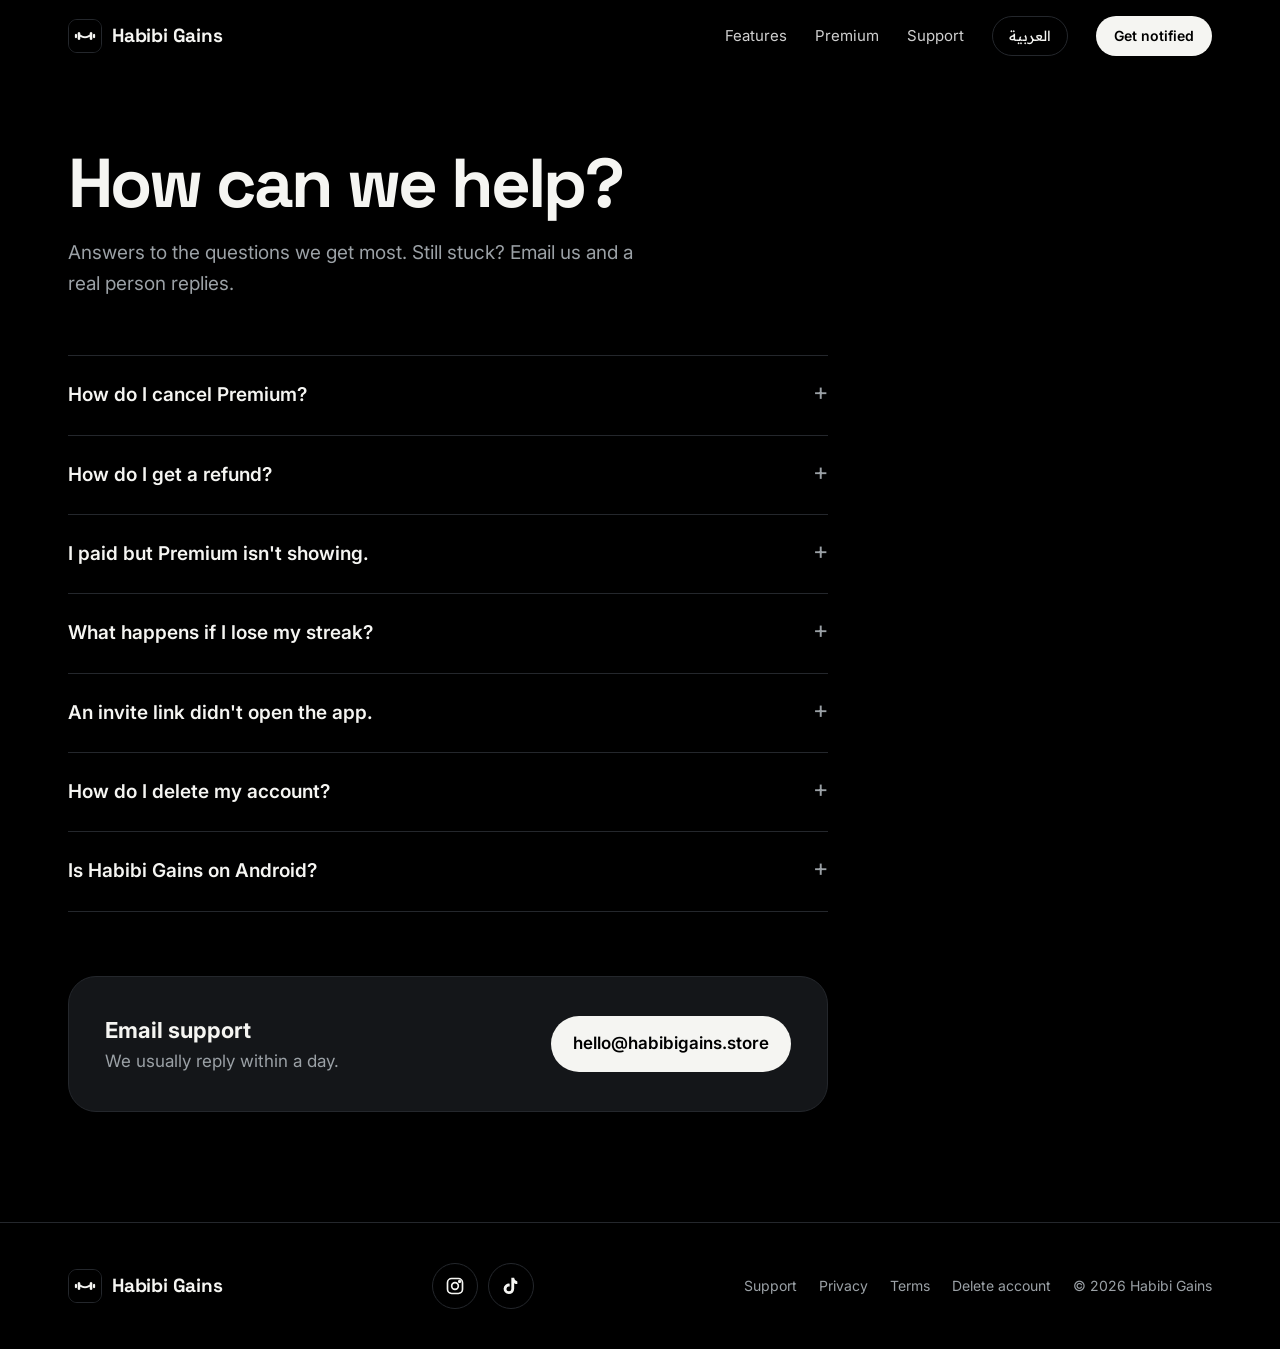
<file: support.html>
<!DOCTYPE html>
<html lang="en" dir="ltr">
<head>
<meta charset="utf-8">
<meta name="viewport" content="width=device-width, initial-scale=1, viewport-fit=cover">
<title>Support – Habibi Gains</title>
<meta name="description" content="Help with Premium, refunds, streaks, invites and your account.">
<link rel="canonical" href="https://habibigains.store/support.html">
<meta name="theme-color" content="#000000">
<link rel="preconnect" href="https://fonts.googleapis.com">
<link rel="preconnect" href="https://fonts.gstatic.com" crossorigin>
<link href="https://fonts.googleapis.com/css2?family=Space+Grotesk:wght@500;700&family=Inter:wght@400;500;600&family=Readex+Pro:wght@400;500;700&display=swap" rel="stylesheet">
<link rel="icon" href="/favicon.svg">
<link rel="apple-touch-icon" href="/logo.png">
<link rel="stylesheet" href="/site.css">
</head>
<body>

<header class="nav" id="nav">
  <div class="wrap">
    <a class="logo" href="/"><img src="/logo.png" alt="" width="34" height="34"><span>Habibi Gains</span></a>
    <nav class="links">
      <a class="hide" href="/#features" data-en="Features" data-ar="المميزات">Features</a>
      <a class="hide" href="/#premium" data-en="Premium" data-ar="بريميوم">Premium</a>
      <a class="hide" href="/support.html" data-en="Support" data-ar="الدعم">Support</a>
      <button class="pill" id="lang" type="button" aria-label="Switch language">العربية</button>
      <a class="get hide" href="/#top" data-en="Get notified" data-ar="بلغني">Get notified</a>
    </nav>
  </div>
</header>

<main>
<section class="page">
  <div class="wrap">
    <h1 class="h2 x" data-en="How can we help?" data-ar="كيف نقدر نساعدك؟">How can we help?</h1>
    <p class="sub" data-en="Answers to the questions we get most. Still stuck? Email us and a real person replies." data-ar="أجوبة لأكثر الأسئلة اللي توصلنا. لسا محتار؟ راسلنا ويرد عليك شخص حقيقي.">Answers to the questions we get most. Still stuck? Email us and a real person replies.</p>
    <div class="faq">
      <details><summary data-en="How do I cancel Premium?" data-ar="كيف ألغي بريميوم؟">How do I cancel Premium?</summary><p data-en="Open the Settings app on your iPhone, tap your name, then Subscriptions, and choose Habibi Gains. Cancel at least a day before the renewal date and you keep Premium until the end of the period you paid for." data-ar="افتح الإعدادات في الآيفون، اضغط على اسمك ثم الاشتراكات، واختر حبيبي قينز. ألغِ قبل موعد التجديد بيوم على الأقل ويبقى بريميوم معك لين نهاية المدة اللي دفعتها.">Open the Settings app on your iPhone, tap your name, then Subscriptions, and choose Habibi Gains. Cancel at least a day before the renewal date and you keep Premium until the end of the period you paid for.</p></details>
      <details><summary data-en="How do I get a refund?" data-ar="كيف أسترجع فلوسي؟">How do I get a refund?</summary><p data-en="Payments go through Apple, so Apple decides refunds. Request one at reportaproblem.apple.com." data-ar="الدفع يتم عن طريق أبل، وأبل هي اللي تقرر الاسترجاع. اطلبه من reportaproblem.apple.com.">Payments go through Apple, so Apple decides refunds. Request one at reportaproblem.apple.com.</p></details>
      <details><summary data-en="I paid but Premium isn't showing." data-ar="دفعت بس بريميوم ما ظهر.">I paid but Premium isn't showing.</summary><p data-en="Open Premium in the app and tap Restore purchases, signed in with the same Apple ID you paid with." data-ar="افتح صفحة بريميوم في التطبيق واضغط استرجاع المشتريات، وتأكد إنك مسجّل بنفس حساب أبل اللي دفعت فيه.">Open Premium in the app and tap Restore purchases, signed in with the same Apple ID you paid with.</p></details>
      <details><summary data-en="What happens if I lose my streak?" data-ar="شو يصير إذا خسرت الستريك؟">What happens if I lose my streak?</summary><p data-en="You have 48 hours to restore it. Premium members get two free restores a month, and anyone can buy a single restore." data-ar="عندك ٤٨ ساعة ترجعه. مشتركين بريميوم لهم استرجاعين مجانيين بالشهر، وأي أحد يقدر يشتري استرجاع واحد.">You have 48 hours to restore it. Premium members get two free restores a month, and anyone can buy a single restore.</p></details>
      <details><summary data-en="An invite link didn't open the app." data-ar="رابط الدعوة ما فتح التطبيق.">An invite link didn't open the app.</summary><p data-en="Make sure Habibi Gains is installed and up to date, then tap the link again. If it still doesn't open, paste the invite code shown on the page into the app." data-ar="تأكد إن حبيبي قينز محمّل ومحدّث، واضغط الرابط مرة ثانية. إذا ما فتح، الصق كود الدعوة اللي يطلع في الصفحة داخل التطبيق.">Make sure Habibi Gains is installed and up to date, then tap the link again. If it still doesn't open, paste the invite code shown on the page into the app.</p></details>
      <details><summary data-en="How do I delete my account?" data-ar="كيف أحذف حسابي؟">How do I delete my account?</summary><p data-en="In the app, open Settings › My data and account privacy › Account settings and tap Delete account (on older versions it sits at the very bottom of Settings). You can delete after 30 days, so you can change your mind, or delete everything straight away. Want a copy first? Export your data from Settings › My data and account privacy." data-ar="من التطبيق افتح الإعدادات › بياناتي وخصوصية الحساب › إعدادات الحساب واضغط حذف الحساب (في النسخ القديمة تلقاه آخر صفحة الإعدادات). تقدر تحذفه بعد ٣٠ يوم عشان تقدر تغير رأيك، أو تحذف كل شي فوراً. تبي نسخة قبل؟ صدّر بياناتك من الإعدادات › بياناتي وخصوصية الحساب.">In the app, open Settings › My data and account privacy › Account settings and tap Delete account (on older versions it sits at the very bottom of Settings). You can delete after 30 days, so you can change your mind, or delete everything straight away. Want a copy first? Export your data from Settings › My data and account privacy.</p></details>
      <details><summary data-en="Is Habibi Gains on Android?" data-ar="هل حبيبي قينز موجود على أندرويد؟">Is Habibi Gains on Android?</summary><p data-en="Not yet. The Android version is coming soon on Google Play." data-ar="مو بعد. نسخة الأندرويد قريباً على قوقل بلاي.">Not yet. The Android version is coming soon on Google Play.</p></details>
    </div>
    <div class="contact">
      <div><b data-en="Email support" data-ar="راسل الدعم">Email support</b><span data-en="We usually reply within a day." data-ar="عادةً نرد خلال يوم.">We usually reply within a day.</span></div>
      <a class="mail" href="mailto:hello@habibigains.store">hello@habibigains.store</a>
    </div>
  </div>
</section>
</main>

<footer>
  <div class="wrap">
    <a class="logo" href="/"><img src="/logo.png" alt="" width="34" height="34"><span>Habibi Gains</span></a>
    <div class="icons">
      <a href="https://www.instagram.com/habibigains.app/" target="_blank" rel="noopener" aria-label="Habibi Gains on Instagram"><svg width="20" height="20" viewBox="0 0 24 24" fill="none" stroke="currentColor" stroke-width="2" aria-hidden="true"><rect x="3" y="3" width="18" height="18" rx="5"/><circle cx="12" cy="12" r="4"/><circle cx="17.5" cy="6.5" r="1" fill="currentColor"/></svg></a>
      <a href="https://www.tiktok.com/@habibigains.app" target="_blank" rel="noopener" aria-label="Habibi Gains on TikTok"><svg width="20" height="20" viewBox="0 0 24 24" fill="currentColor" aria-hidden="true"><path d="M19.6 6.7a4.8 4.8 0 0 1-3.8-4.2V2h-3.4v13.4a2.9 2.9 0 1 1-2-2.7V9.2a6.3 6.3 0 1 0 5.4 6.2V8.6a8.2 8.2 0 0 0 3.8 1.1V6.7z"/></svg></a>
    </div>
    <div class="legal">
      <a href="/support.html" data-en="Support" data-ar="الدعم">Support</a>
      <a href="/privacy" data-en="Privacy" data-ar="الخصوصية">Privacy</a>
      <a href="/terms" data-en="Terms" data-ar="الشروط">Terms</a>
      <a href="/delete-account.html" data-en="Delete account" data-ar="حذف الحساب">Delete account</a>
      <span>© 2026 Habibi Gains</span>
    </div>
  </div>
</footer>

<script src="/site.js"></script>
</body>
</html>
</file>
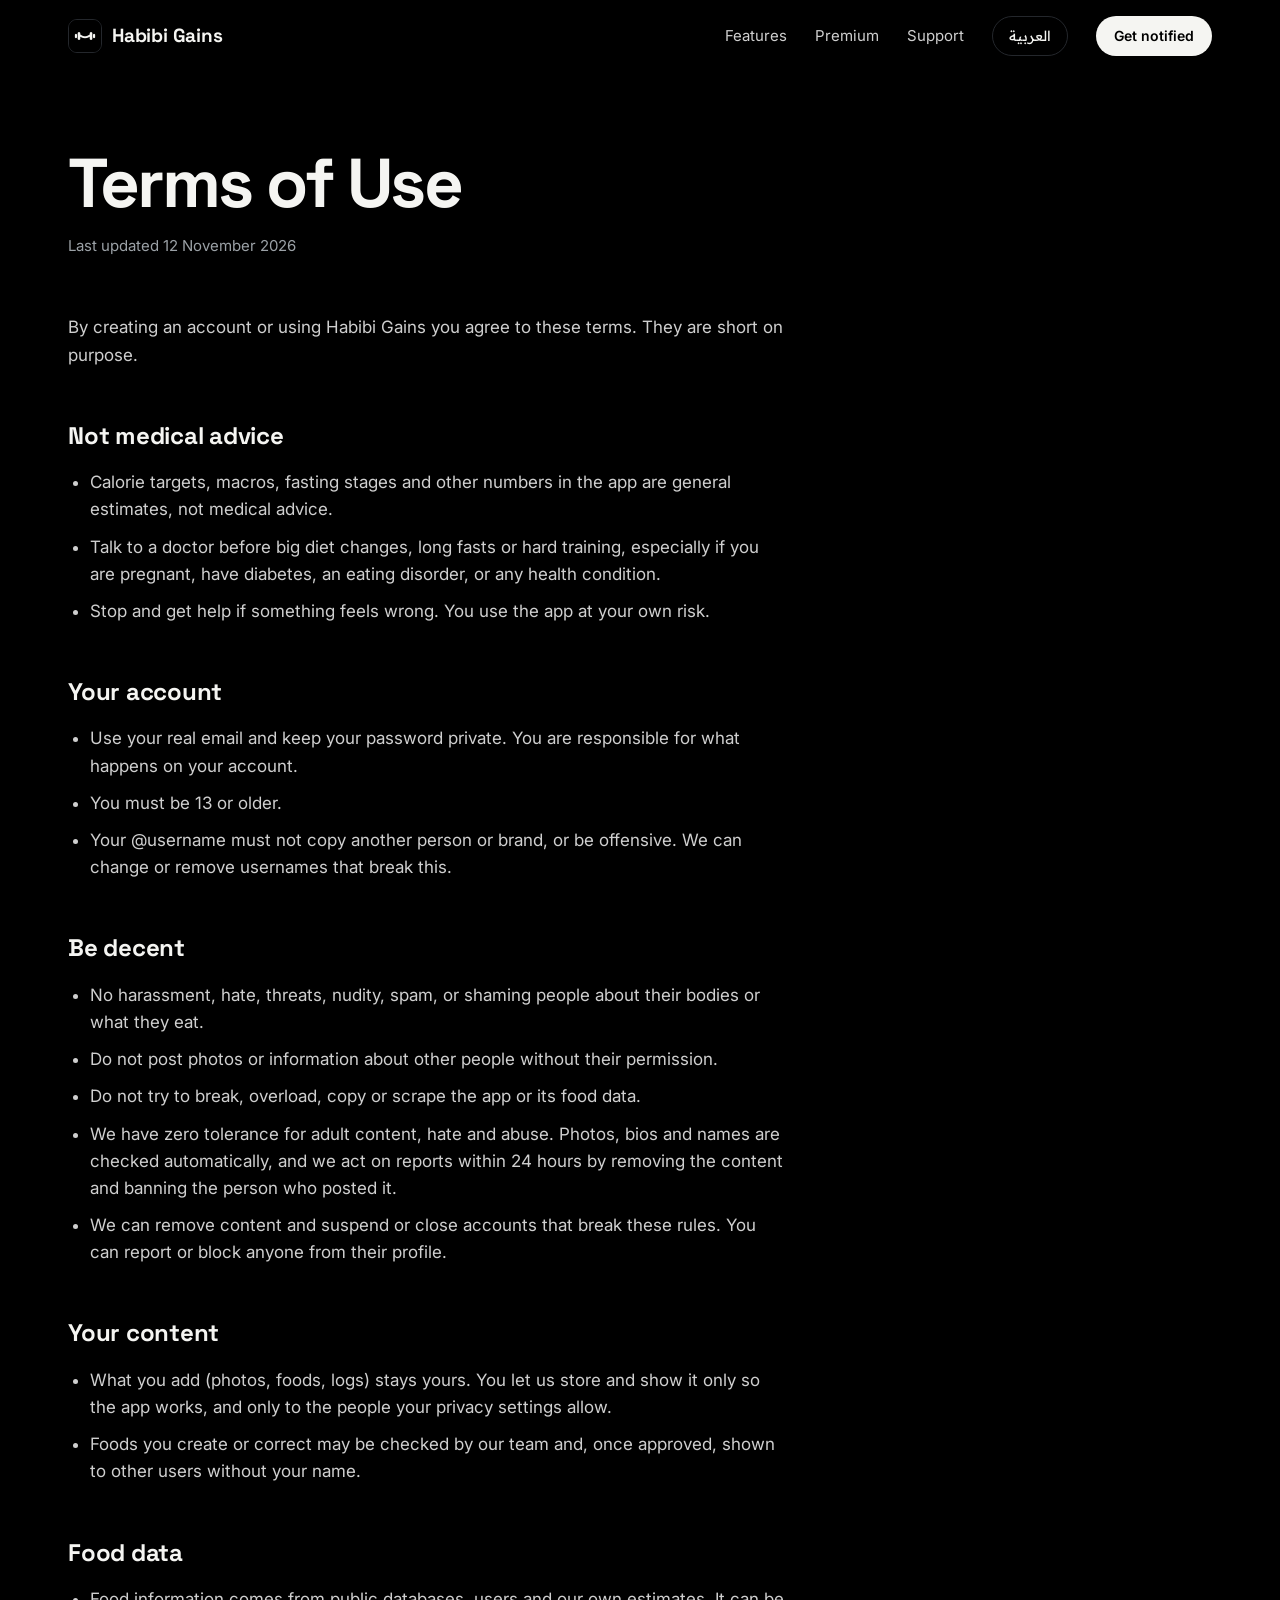
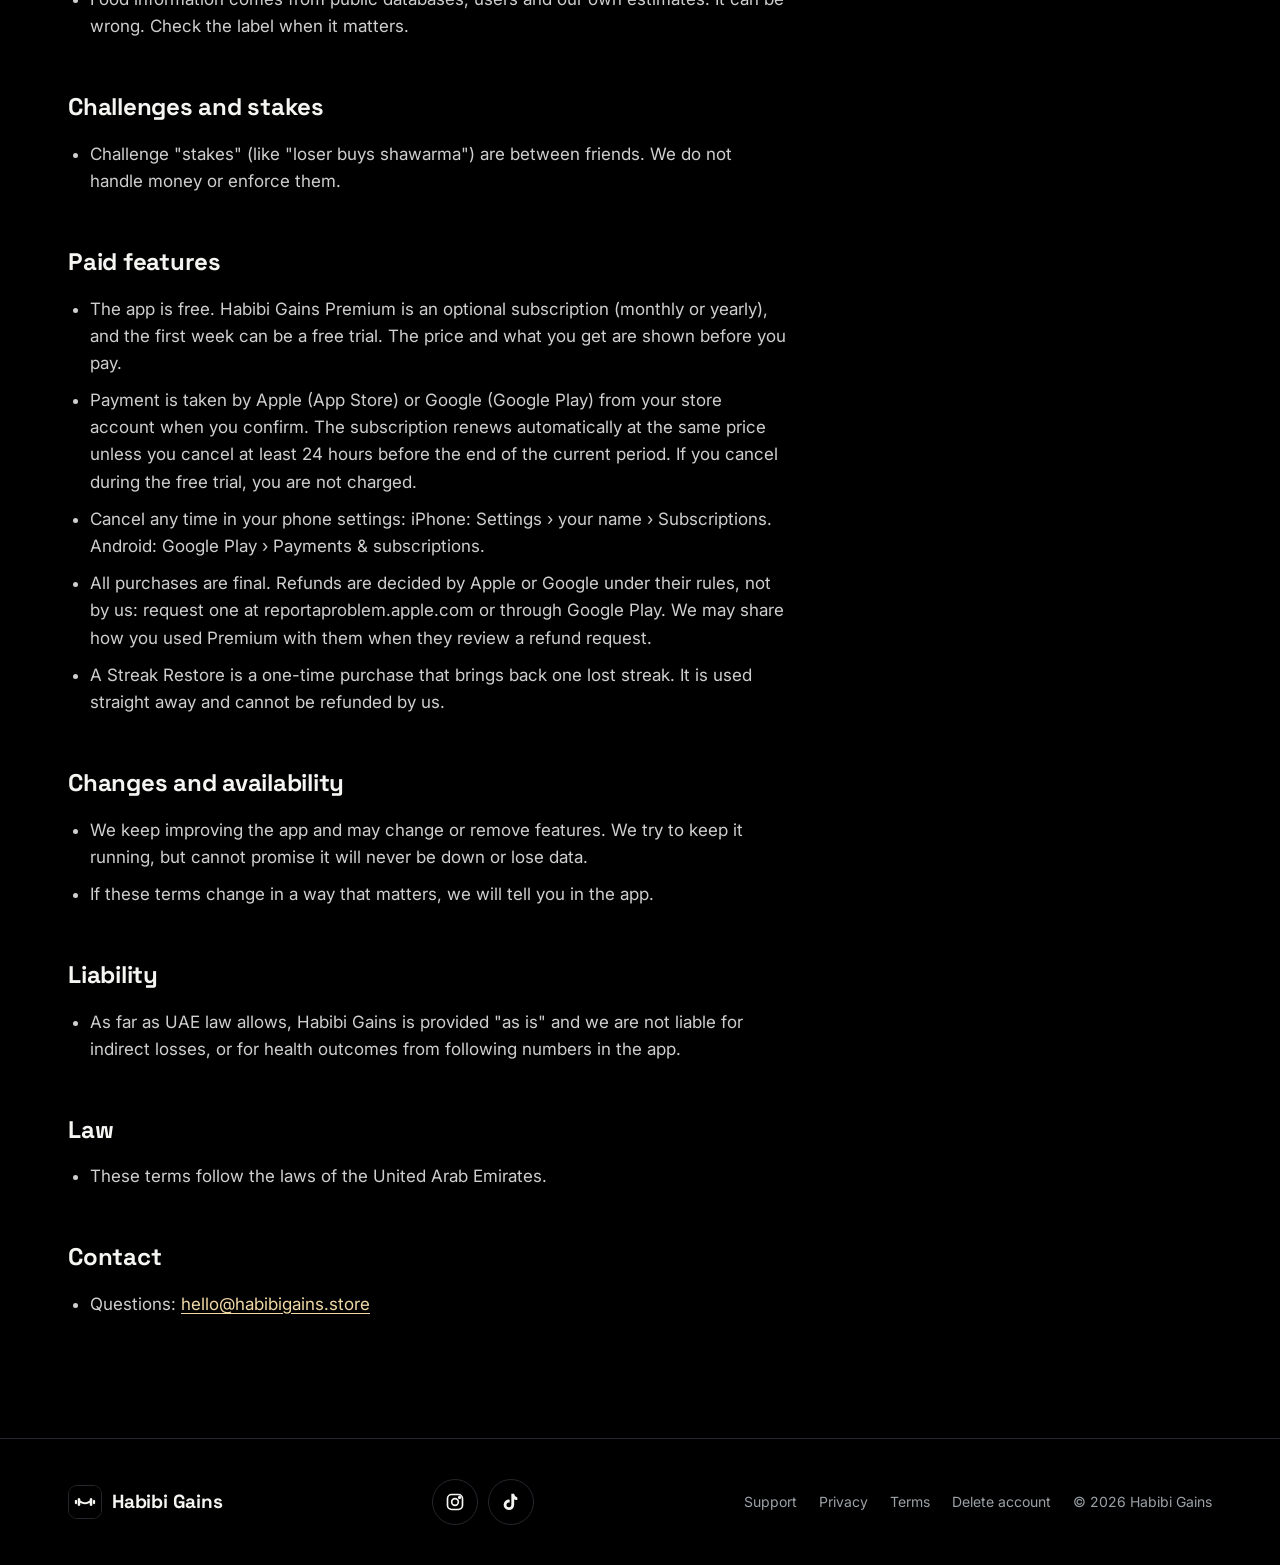
<file: terms.html>
<!DOCTYPE html>
<html lang="en" dir="ltr">
<head>
<meta charset="utf-8">
<meta name="viewport" content="width=device-width, initial-scale=1, viewport-fit=cover">
<title>Terms of Use – Habibi Gains</title>
<meta name="description" content="The terms for using Habibi Gains and Premium.">
<link rel="canonical" href="https://habibigains.store/terms">
<meta name="theme-color" content="#000000">
<link rel="preconnect" href="https://fonts.googleapis.com">
<link rel="preconnect" href="https://fonts.gstatic.com" crossorigin>
<link href="https://fonts.googleapis.com/css2?family=Space+Grotesk:wght@500;700&family=Inter:wght@400;500;600&family=Readex+Pro:wght@400;500;700&display=swap" rel="stylesheet">
<link rel="icon" href="/favicon.svg">
<link rel="apple-touch-icon" href="/logo.png">
<link rel="stylesheet" href="/site.css">
</head>
<body>

<header class="nav" id="nav">
  <div class="wrap">
    <a class="logo" href="/"><img src="/logo.png" alt="" width="34" height="34"><span>Habibi Gains</span></a>
    <nav class="links">
      <a class="hide" href="/#features" data-en="Features" data-ar="المميزات">Features</a>
      <a class="hide" href="/#premium" data-en="Premium" data-ar="بريميوم">Premium</a>
      <a class="hide" href="/support.html" data-en="Support" data-ar="الدعم">Support</a>
      <button class="pill" id="lang" type="button" aria-label="Switch language">العربية</button>
      <a class="get hide" href="/#top" data-en="Get notified" data-ar="بلغني">Get notified</a>
    </nav>
  </div>
</header>

<main>
<section class="page">
  <div class="wrap">
    <h1 class="h2" data-en="Terms of Use" data-ar="شروط الاستخدام">Terms of Use</h1>
    <div data-lang="en" dir="ltr"><p class="updated">Last updated 12 November 2026</p><div class="doc"><p>By creating an account or using Habibi Gains you agree to these terms. They are short on purpose.</p><h2>Not medical advice</h2><ul><li>Calorie targets, macros, fasting stages and other numbers in the app are general estimates, not medical advice.</li><li>Talk to a doctor before big diet changes, long fasts or hard training, especially if you are pregnant, have diabetes, an eating disorder, or any health condition.</li><li>Stop and get help if something feels wrong. You use the app at your own risk.</li></ul><h2>Your account</h2><ul><li>Use your real email and keep your password private. You are responsible for what happens on your account.</li><li>You must be 13 or older.</li><li>Your @username must not copy another person or brand, or be offensive. We can change or remove usernames that break this.</li></ul><h2>Be decent</h2><ul><li>No harassment, hate, threats, nudity, spam, or shaming people about their bodies or what they eat.</li><li>Do not post photos or information about other people without their permission.</li><li>Do not try to break, overload, copy or scrape the app or its food data.</li><li>We have zero tolerance for adult content, hate and abuse. Photos, bios and names are checked automatically, and we act on reports within 24 hours by removing the content and banning the person who posted it.</li><li>We can remove content and suspend or close accounts that break these rules. You can report or block anyone from their profile.</li></ul><h2>Your content</h2><ul><li>What you add (photos, foods, logs) stays yours. You let us store and show it only so the app works, and only to the people your privacy settings allow.</li><li>Foods you create or correct may be checked by our team and, once approved, shown to other users without your name.</li></ul><h2>Food data</h2><ul><li>Food information comes from public databases, users and our own estimates. It can be wrong. Check the label when it matters.</li></ul><h2>Challenges and stakes</h2><ul><li>Challenge "stakes" (like "loser buys shawarma") are between friends. We do not handle money or enforce them.</li></ul><h2>Paid features</h2><ul><li>The app is free. Habibi Gains Premium is an optional subscription (monthly or yearly), and the first week can be a free trial. The price and what you get are shown before you pay.</li><li>Payment is taken by Apple (App Store) or Google (Google Play) from your store account when you confirm. The subscription renews automatically at the same price unless you cancel at least 24 hours before the end of the current period. If you cancel during the free trial, you are not charged.</li><li>Cancel any time in your phone settings: iPhone: Settings › your name › Subscriptions. Android: Google Play › Payments &amp; subscriptions.</li><li>All purchases are final. Refunds are decided by Apple or Google under their rules, not by us: request one at reportaproblem.apple.com or through Google Play. We may share how you used Premium with them when they review a refund request.</li><li>A Streak Restore is a one-time purchase that brings back one lost streak. It is used straight away and cannot be refunded by us.</li></ul><h2>Changes and availability</h2><ul><li>We keep improving the app and may change or remove features. We try to keep it running, but cannot promise it will never be down or lose data.</li><li>If these terms change in a way that matters, we will tell you in the app.</li></ul><h2>Liability</h2><ul><li>As far as UAE law allows, Habibi Gains is provided "as is" and we are not liable for indirect losses, or for health outcomes from following numbers in the app.</li></ul><h2>Law</h2><ul><li>These terms follow the laws of the United Arab Emirates.</li></ul><h2>Contact</h2><ul><li>Questions: <a href="mailto:hello@habibigains.store">hello@habibigains.store</a></li></ul></div></div><div data-lang="ar" dir="rtl" hidden><p class="updated">آخر تحديث ١١ نوفمبر ٢٠٢٦</p><div class="doc"><p>بإنشاء حساب أو استخدام Habibi Gains أنت توافق على هذه الشروط. خليناها قصيرة عن قصد.</p><h2>ليست نصيحة طبية</h2><ul><li>أهداف السعرات والماكروز ومراحل الصيام وباقي الأرقام تقديرات عامة وليست نصيحة طبية.</li><li>استشر طبيبك قبل أي تغيير كبير في الأكل أو صيام طويل أو تمرين قوي، خصوصاً إذا كنتِ حاملاً أو عندك سكري أو اضطراب أكل أو أي حالة صحية.</li><li>توقف واطلب المساعدة إذا حسيت بشي غلط. استخدامك للتطبيق على مسؤوليتك.</li></ul><h2>حسابك</h2><ul><li>استخدم إيميلك الحقيقي واحفظ كلمة مرورك. أنت مسؤول عما يحدث في حسابك.</li><li>لازم يكون عمرك ١٣ سنة أو أكثر.</li><li>اسم المستخدم لا يقلد شخصاً أو علامة تجارية ولا يكون مسيئاً. نقدر نغيره أو نحذفه إذا خالف ذلك.</li></ul><h2>الاحترام</h2><ul><li>ممنوع التنمر أو الكراهية أو التهديد أو العري أو السبام أو السخرية من أجسام الناس أو أكلهم.</li><li>لا تنشر صوراً أو معلومات عن غيرك بدون إذنه.</li><li>لا تحاول تخريب التطبيق أو إثقاله أو نسخه أو سحب بيانات الأكل منه.</li><li>ما نتسامح أبداً مع المحتوى الإباحي أو الكراهية أو الإساءة. الصور والنبذات والأسماء تُفحص تلقائياً، ونتعامل مع البلاغات خلال ٢٤ ساعة بحذف المحتوى وحظر صاحبه.</li><li>نقدر نحذف المحتوى ونوقف أو نغلق الحسابات المخالفة. وتقدر تبلغ عن أي أحد أو تحظره من ملفه.</li></ul><h2>محتواك</h2><ul><li>ما تضيفه (صور، أكلات، سجلات) يبقى لك. تسمح لنا بحفظه وعرضه فقط لتشغيل التطبيق وللأشخاص اللي تسمح لهم إعداداتك.</li><li>الأكلات اللي تنشئها أو تصححها قد يراجعها فريقنا وتظهر للمستخدمين بدون اسمك بعد اعتمادها.</li></ul><h2>بيانات الأكل</h2><ul><li>معلومات الأكل من قواعد بيانات عامة ومن المستخدمين ومن تقديراتنا، وقد تكون غير دقيقة. راجع الملصق عند الحاجة.</li></ul><h2>التحديات والرهانات</h2><ul><li>"رهان" التحدي (مثل: الخسران يعزم شاورما) بين الأصحاب فقط. نحن لا نتعامل بالمال ولا نفرضه.</li></ul><h2>المزايا المدفوعة</h2><ul><li>التطبيق مجاني. بريميوم اشتراك اختياري (شهري أو سنوي)، وأول أسبوع ممكن يكون تجربة مجانية. يظهر السعر وما تحصل عليه قبل الدفع.</li><li>الدفع يتم عن طريق Apple (App Store) أو Google (Google Play) من حسابك في المتجر لما تأكد. الاشتراك يتجدد تلقائياً بنفس السعر إلا إذا ألغيته قبل نهاية الفترة بـ ٢٤ ساعة على الأقل. إذا ألغيت خلال التجربة المجانية ما ينخصم منك شي.</li><li>تقدر تلغي أي وقت من إعدادات الجوال: آيفون: الإعدادات › اسمك › الاشتراكات. أندرويد: Google Play › الدفعات والاشتراكات.</li><li>كل المشتريات نهائية. الاسترجاع تقرره Apple أو Google حسب قوانينها وليس نحن: اطلبه من reportaproblem.apple.com أو من Google Play. ممكن نشارك معهم كيف استخدمت بريميوم لما يراجعون طلب الاسترجاع.</li><li>استرجاع السلسلة شراء لمرة وحدة يرجع سلسلة وحدة ضاعت. يُستخدم فوراً وما نقدر نسترجع مبلغه.</li></ul><h2>التغييرات والتوفر</h2><ul><li>نطور التطبيق باستمرار وقد نغير أو نحذف مزايا. نحاول نخليه شغال دائماً، لكن ما نقدر نضمن أنه ما يتعطل أو تضيع بيانات.</li><li>إذا تغيرت الشروط بشكل مهم، بنبلغك داخل التطبيق.</li></ul><h2>المسؤولية</h2><ul><li>بالقدر الذي يسمح به قانون الإمارات، التطبيق مقدم "كما هو" ولسنا مسؤولين عن الخسائر غير المباشرة أو النتائج الصحية من اتباع أرقام التطبيق.</li></ul><h2>القانون</h2><ul><li>تخضع هذه الشروط لقوانين دولة الإمارات العربية المتحدة.</li></ul><h2>تواصل معنا</h2><ul><li>للأسئلة: <a href="mailto:hello@habibigains.store">hello@habibigains.store</a></li></ul></div></div>
  </div>
</section>
</main>

<footer>
  <div class="wrap">
    <a class="logo" href="/"><img src="/logo.png" alt="" width="34" height="34"><span>Habibi Gains</span></a>
    <div class="icons">
      <a href="https://www.instagram.com/habibigains.app/" target="_blank" rel="noopener" aria-label="Habibi Gains on Instagram"><svg width="20" height="20" viewBox="0 0 24 24" fill="none" stroke="currentColor" stroke-width="2" aria-hidden="true"><rect x="3" y="3" width="18" height="18" rx="5"/><circle cx="12" cy="12" r="4"/><circle cx="17.5" cy="6.5" r="1" fill="currentColor"/></svg></a>
      <a href="https://www.tiktok.com/@habibigains.app" target="_blank" rel="noopener" aria-label="Habibi Gains on TikTok"><svg width="20" height="20" viewBox="0 0 24 24" fill="currentColor" aria-hidden="true"><path d="M19.6 6.7a4.8 4.8 0 0 1-3.8-4.2V2h-3.4v13.4a2.9 2.9 0 1 1-2-2.7V9.2a6.3 6.3 0 1 0 5.4 6.2V8.6a8.2 8.2 0 0 0 3.8 1.1V6.7z"/></svg></a>
    </div>
    <div class="legal">
      <a href="/support.html" data-en="Support" data-ar="الدعم">Support</a>
      <a href="/privacy" data-en="Privacy" data-ar="الخصوصية">Privacy</a>
      <a href="/terms" data-en="Terms" data-ar="الشروط">Terms</a>
      <a href="/delete-account.html" data-en="Delete account" data-ar="حذف الحساب">Delete account</a>
      <span>© 2026 Habibi Gains</span>
    </div>
  </div>
</footer>

<script src="/site.js"></script>
</body>
</html>
</file>
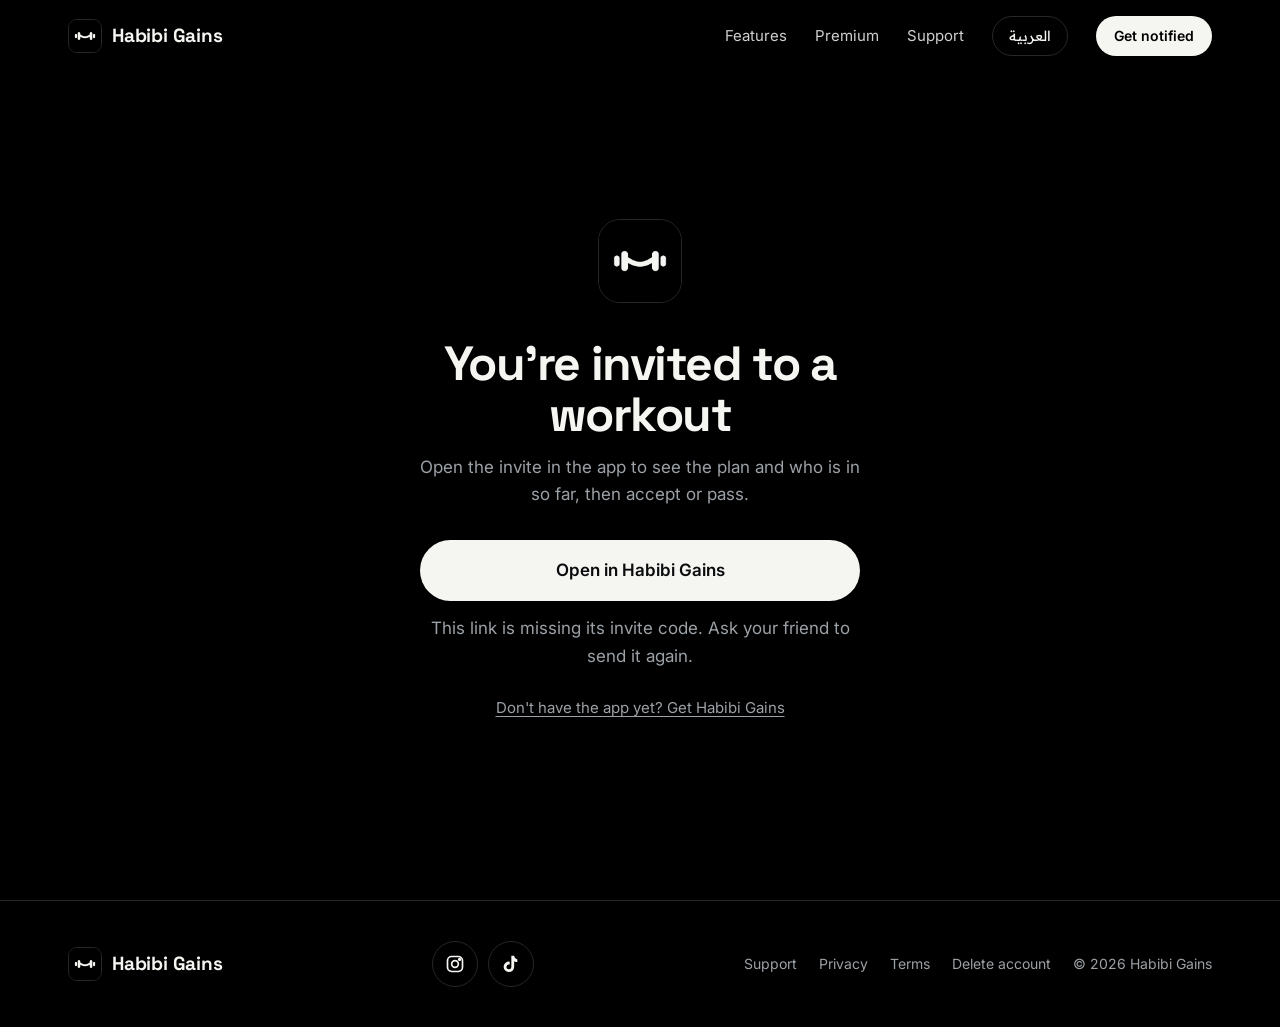
<file: workout.html>
<!DOCTYPE html>
<html lang="en" dir="ltr">
<head>
<meta charset="utf-8">
<meta name="viewport" content="width=device-width, initial-scale=1, viewport-fit=cover">
<title>You're invited to a workout – Habibi Gains</title>
<meta name="description" content="Open the invite in the app to see the plan and who is in so far, then accept or pass.">
<link rel="canonical" href="https://habibigains.store/workout">
<meta name="theme-color" content="#000000">
<link rel="preconnect" href="https://fonts.googleapis.com">
<link rel="preconnect" href="https://fonts.gstatic.com" crossorigin>
<link href="https://fonts.googleapis.com/css2?family=Space+Grotesk:wght@500;700&family=Inter:wght@400;500;600&family=Readex+Pro:wght@400;500;700&display=swap" rel="stylesheet">
<link rel="icon" href="/favicon.svg">
<link rel="apple-touch-icon" href="/logo.png">
<link rel="stylesheet" href="/site.css">
<meta property="og:title" content="You're invited to a workout">
<meta property="og:description" content="Open the invite in the app to see the plan and who is in so far, then accept or pass.">
<meta property="og:image" content="https://habibigains.store/logo.png">
<meta name="robots" content="noindex">
</head>
<body>

<header class="nav" id="nav">
  <div class="wrap">
    <a class="logo" href="/"><img src="/logo.png" alt="" width="34" height="34"><span>Habibi Gains</span></a>
    <nav class="links">
      <a class="hide" href="/#features" data-en="Features" data-ar="المميزات">Features</a>
      <a class="hide" href="/#premium" data-en="Premium" data-ar="بريميوم">Premium</a>
      <a class="hide" href="/support.html" data-en="Support" data-ar="الدعم">Support</a>
      <button class="pill" id="lang" type="button" aria-label="Switch language">العربية</button>
      <a class="get hide" href="/#top" data-en="Get notified" data-ar="بلغني">Get notified</a>
    </nav>
  </div>
</header>

<main>
<section class="invite">
  <div class="box">
    <img src="/logo.png" alt="Habibi Gains" width="84" height="84">
    <h1 data-en="You're invited to a workout" data-ar="انعزمت على تمرين">You're invited to a workout</h1>
    <p data-en="Open the invite in the app to see the plan and who is in so far, then accept or pass." data-ar="افتح الدعوة في التطبيق عشان تشوف الخطة ومن داخل لين الحين، وبعدها اقبل أو اعتذر.">Open the invite in the app to see the plan and who is in so far, then accept or pass.</p>
    <a class="open" id="open" href="#" data-en="Open in Habibi Gains" data-ar="افتح في حبيبي قينز">Open in Habibi Gains</a>
    <div class="code" id="fallback" hidden><span data-en="Nothing happened? Make sure Habibi Gains is installed, then tap the button again. Invite code:" data-ar="ما صار شي؟ تأكد إن حبيبي قينز محمّل، واضغط الزر مرة ثانية. كود الدعوة:">Nothing happened? Make sure Habibi Gains is installed, then tap the button again. Invite code:</span><b id="code"></b></div>
    <p id="iab" hidden data-en="Opened inside Instagram or another app? Tap the menu and choose Open in browser first." data-ar="فتحته من داخل إنستقرام أو تطبيق ثاني؟ اضغط القائمة واختر الفتح في المتصفح أول.">Opened inside Instagram or another app? Tap the menu and choose Open in browser first.</p>
    <p id="none" hidden data-en="This link is missing its invite code. Ask your friend to send it again." data-ar="هالرابط ناقص كود الدعوة. اطلب من ربعك يرسله مرة ثانية.">This link is missing its invite code. Ask your friend to send it again.</p>
    <a class="alt" href="/" data-en="Don't have the app yet? Get Habibi Gains" data-ar="ما عندك التطبيق؟ حمّل حبيبي قينز">Don't have the app yet? Get Habibi Gains</a>
  </div>
</section>
<script>
  var code=(new URLSearchParams(location.search).get('c')||'').toLowerCase().replace(/[^a-z0-9]/g,'').slice(0,12);
  var btn=document.getElementById('open');
  if(code.length>=6){
    var deep='habibigains://workout-join/'+code;
    btn.href=deep;
    document.getElementById('code').textContent=code;
    document.getElementById('fallback').hidden=false;
    if(/Instagram|FBAN|FBAV|Snapchat|TikTok|musical_ly/i.test(navigator['user'+'Agent']))document.getElementById('iab').hidden=false;
    setTimeout(function(){location.href=deep;},350);
  }else{btn.hidden=true;document.getElementById('none').hidden=false;}
</script>
</main>

<footer>
  <div class="wrap">
    <a class="logo" href="/"><img src="/logo.png" alt="" width="34" height="34"><span>Habibi Gains</span></a>
    <div class="icons">
      <a href="https://www.instagram.com/habibigains.app/" target="_blank" rel="noopener" aria-label="Habibi Gains on Instagram"><svg width="20" height="20" viewBox="0 0 24 24" fill="none" stroke="currentColor" stroke-width="2" aria-hidden="true"><rect x="3" y="3" width="18" height="18" rx="5"/><circle cx="12" cy="12" r="4"/><circle cx="17.5" cy="6.5" r="1" fill="currentColor"/></svg></a>
      <a href="https://www.tiktok.com/@habibigains.app" target="_blank" rel="noopener" aria-label="Habibi Gains on TikTok"><svg width="20" height="20" viewBox="0 0 24 24" fill="currentColor" aria-hidden="true"><path d="M19.6 6.7a4.8 4.8 0 0 1-3.8-4.2V2h-3.4v13.4a2.9 2.9 0 1 1-2-2.7V9.2a6.3 6.3 0 1 0 5.4 6.2V8.6a8.2 8.2 0 0 0 3.8 1.1V6.7z"/></svg></a>
    </div>
    <div class="legal">
      <a href="/support.html" data-en="Support" data-ar="الدعم">Support</a>
      <a href="/privacy" data-en="Privacy" data-ar="الخصوصية">Privacy</a>
      <a href="/terms" data-en="Terms" data-ar="الشروط">Terms</a>
      <a href="/delete-account.html" data-en="Delete account" data-ar="حذف الحساب">Delete account</a>
      <span>© 2026 Habibi Gains</span>
    </div>
  </div>
</footer>

<script src="/site.js"></script>
</body>
</html>
</file>
<file: site.css>
:root{--black:#000;--white:#F5F5F2;--surface:#141619;--edge:#24272C;--grey:#9BA1A6;--gold:#D6B46A;--gold-2:#F0D9A6;--display:"Space Grotesk","Readex Pro",system-ui,sans-serif;--sans:"Inter","Readex Pro",system-ui,sans-serif;--wrap:1200px}
[dir="rtl"]{--sans:"Readex Pro",system-ui,sans-serif;--display:"Readex Pro",system-ui,sans-serif}
*{box-sizing:border-box;margin:0;padding:0}
html{scroll-behavior:smooth;background:var(--black)}
body{background:var(--black);color:var(--white);font-family:var(--sans);font-size:17px;line-height:1.6;-webkit-font-smoothing:antialiased}
a{color:inherit;text-decoration:none}
svg{display:block}
.wrap{max-width:var(--wrap);margin:0 auto;padding:0 28px}
:focus-visible{outline:2px solid var(--gold);outline-offset:4px;border-radius:8px}
.x,.h2,.hero h1,.tile h3,.logo,.price .free,.streak .big,.ring .num b,.proof b{font-family:var(--display)}

/* nav */
.nav{position:fixed;inset:0 0 auto;z-index:20;transition:background .3s,border-color .3s;border-bottom:1px solid transparent}
.nav.solid{background:rgba(0,0,0,.78);backdrop-filter:saturate(1.4) blur(16px);-webkit-backdrop-filter:saturate(1.4) blur(16px);border-color:var(--edge)}
.nav .wrap{display:flex;align-items:center;justify-content:space-between;height:72px}
.logo{font-weight:800;font-size:19px;letter-spacing:-.01em;display:flex;align-items:center;gap:10px}
.logo img{width:34px;height:34px;border-radius:9px;border:1px solid var(--edge)}
.links{display:flex;align-items:center;gap:28px;font-size:15px;color:#cfcfcf}
.links a:hover{color:var(--white)}
.pill{border:1px solid var(--edge);border-radius:999px;padding:8px 16px;background:none;color:var(--white);font:inherit;font-size:14px;cursor:pointer;transition:border-color .2s}
.pill:hover{border-color:#555}
.get{background:var(--white);color:var(--black)!important;border-radius:999px;padding:9px 18px;font-weight:600;font-size:14px}
@media (max-width:860px){.links .hide{display:none}}

/* hero */
.hero{min-height:100svh;display:flex;align-items:center;position:relative;overflow:hidden;padding:120px 0 80px}
.hero:before{content:"";position:absolute;inset:auto -20% -40% -20%;height:70%;background:radial-gradient(50% 60% at 50% 100%,rgba(212,175,106,.16),transparent 70%);pointer-events:none}
.hero .wrap{display:grid;grid-template-columns:1.15fr .85fr;gap:40px;align-items:center;position:relative;width:100%}
.hero h1{font-weight:700;font-size:clamp(50px,8vw,120px);line-height:.9;letter-spacing:-.045em}
[dir="rtl"] .hero h1{line-height:1.15;letter-spacing:0;font-weight:700}
.hero h1 span{display:block}
.hero h1 .dim{color:#3d3d3d}
.lead{margin-top:28px;font-size:20px;color:#bdbdbd;max-width:34ch}
.cta{display:flex;flex-wrap:wrap;gap:12px;margin-top:40px}
.btn{display:inline-flex;align-items:center;gap:12px;height:58px;padding:0 22px;border-radius:16px;font-weight:600;transition:transform .2s}
.btn:hover{transform:translateY(-2px)}
.btn small{display:block;font-size:11px;font-weight:400;opacity:.65;line-height:1.1}
.btn span{line-height:1.15;font-size:17px}
.btn.app{background:var(--white);color:var(--black)}
.btn.play{border:1px solid var(--edge);color:#9a9a9a;cursor:default}
.btn.play:hover{transform:none}
.proof{margin-top:44px;display:flex;gap:36px;color:var(--grey);font-size:14px}
.proof b{display:block;color:var(--white);font-size:22px;font-weight:800;letter-spacing:-.02em}

/* phone */
.phone{width:300px;height:620px;border-radius:52px;background:#0a0a0a;border:1px solid #2c2c2c;padding:12px;box-shadow:0 0 0 7px #161616,0 60px 120px -30px rgba(212,175,106,.28),0 40px 80px -20px rgba(0,0,0,.9);position:relative;margin:0 auto}
.screen{width:100%;height:100%;border-radius:40px;background:#000;overflow:hidden;position:relative;padding:54px 18px 18px}
.notch{position:absolute;top:12px;left:50%;transform:translateX(-50%);width:96px;height:28px;border-radius:20px;background:#000;border:1px solid #1d1d1d}
.s-top{display:flex;justify-content:space-between;align-items:center;font-size:13px;color:var(--grey)}
.s-top b{color:var(--white);font-size:20px;font-weight:800;letter-spacing:-.02em}
.flame{color:var(--gold);font-weight:700;font-size:14px}
.ring{position:relative;width:200px;height:200px;margin:20px auto 10px}
.ring svg{transform:rotate(-90deg)}
.ring .num{position:absolute;inset:0;display:grid;place-items:center;text-align:center}
.ring .num b{display:block;font-size:42px;font-weight:850;letter-spacing:-.04em;line-height:1}
.ring .num small{color:var(--grey);font-size:12px}
.arc{stroke-dasharray:540;stroke-dashoffset:540;animation:fill 1.6s cubic-bezier(.2,.8,.2,1) .6s forwards}
@keyframes fill{to{stroke-dashoffset:178}}
.macros{display:grid;grid-template-columns:repeat(3,1fr);gap:8px}
.macros div{background:var(--surface);border-radius:14px;padding:10px;font-size:11px;color:var(--grey)}
.macros b{display:block;color:var(--white);font-size:15px}
.meal{display:flex;justify-content:space-between;align-items:center;background:var(--surface);border-radius:14px;padding:12px 14px;margin-top:8px;font-size:13px}
.meal span{color:var(--grey)}
@media (max-width:960px){.hero .wrap{grid-template-columns:1fr}.phone-col{margin-top:28px}.proof{gap:22px}}

/* food strip */
.strip{border-top:1px solid var(--edge);border-bottom:1px solid var(--edge);overflow:hidden;white-space:nowrap;padding:22px 0}
.track{display:inline-flex;gap:56px;animation:slide 45s linear infinite;font-size:20px;font-weight:600;color:#6f6f6f}
.track b{color:var(--white);font-weight:700;margin-inline-end:10px}
@keyframes slide{to{transform:translateX(-50%)}}
[dir="rtl"] .track{animation-name:slide-r}
@keyframes slide-r{to{transform:translateX(50%)}}

/* sections */
.sec{padding:140px 0}
.sec.tight{padding-top:40px}
.h2{font-weight:700;font-size:clamp(38px,5.4vw,74px);line-height:.96;letter-spacing:-.04em;max-width:16ch}
[dir="rtl"] .h2{line-height:1.25;letter-spacing:0;font-weight:700}
.sub{color:var(--grey);font-size:19px;margin-top:22px;max-width:48ch}

/* feature tiles */
.rows{margin-top:90px;display:grid;gap:24px}
.row{display:grid;grid-template-columns:1fr 1fr;gap:24px}
.tile{background:var(--surface);border:1px solid var(--edge);border-radius:32px;padding:44px;overflow:hidden;min-height:460px;display:flex;flex-direction:column}
.tile h3{font-size:34px;font-weight:800;letter-spacing:-.03em;line-height:1.05}
[dir="rtl"] .tile h3{letter-spacing:0;line-height:1.35}
.tile p{color:var(--grey);margin-top:14px;max-width:38ch}
.tile .art{margin-top:auto;padding-top:36px}
.tile.white{background:var(--white);color:#0A0B0D;border-color:var(--white)}
.tile.white p{color:#5c5c5c}
.tile.wide{grid-column:1/-1;display:grid;grid-template-columns:1fr 1fr;gap:40px;align-items:center;min-height:0}
@media (max-width:900px){.row{grid-template-columns:1fr}.tile.wide{grid-template-columns:1fr}.tile{padding:30px;min-height:0;border-radius:26px}}
.search{background:#000;border:1px solid var(--edge);border-radius:18px;padding:16px}
.search .q{display:flex;align-items:center;gap:10px;font-size:15px;border-bottom:1px solid var(--edge);padding-bottom:12px}
.search .r{display:flex;justify-content:space-between;align-items:center;padding:12px 0 2px;font-size:15px}
.search .r strong{display:block;font-weight:600}
.search .r span{color:var(--grey);font-size:13px}
.search .add{width:28px;height:28px;border-radius:50%;background:var(--white);color:#000;display:grid;place-items:center;font-weight:800}
.rcpt{background:#fff;color:#000;width:min(300px,100%);padding:22px;margin:0 auto;transform:rotate(-3deg);box-shadow:0 30px 60px -20px rgba(0,0,0,.45);border:1px solid #eee}
.rcpt .t{text-align:center;font-weight:800;font-size:17px}
.rcpt .d{text-align:center;color:#777;font-size:12px;margin-bottom:12px}
.rcpt .l{display:flex;justify-content:space-between;font-size:14px;padding:5px 0;border-bottom:1px dotted #ccc}
.rcpt .tt{display:flex;justify-content:space-between;font-weight:850;font-size:18px;margin-top:10px}
.sets{display:grid;gap:8px}
.set{display:grid;grid-template-columns:30px 1fr 1fr 30px;align-items:center;gap:10px;background:#f2f2f2;border-radius:14px;padding:12px 14px;font-size:15px}
.set .n{color:#999}
.set .ok{width:28px;height:28px;border-radius:50%;background:#000;color:#fff;display:grid;place-items:center;font-size:13px}
.pr{display:inline-flex;margin-top:14px;background:#000;color:var(--gold-2);border-radius:999px;padding:8px 14px;font-size:13px;font-weight:700}
.streak{display:flex;align-items:flex-end;gap:12px}
.streak .big{font-size:120px;font-weight:900;letter-spacing:-.06em;line-height:.8}
.streak .lab{color:var(--grey);padding-bottom:8px}
.days{display:flex;gap:8px;margin-top:24px}
.days i{flex:1;height:44px;border-radius:12px;background:#1f1f1f}
.days i.on{background:var(--white)}
.days i.g{background:var(--gold)}
.stories{display:flex;gap:14px;justify-content:center;padding:10px 0}
.story{width:130px;height:230px;border-radius:20px;padding:14px;display:flex;flex-direction:column;justify-content:flex-end;font-weight:800;font-size:15px;line-height:1.1}
.story small{display:block;font-weight:500;font-size:11px;opacity:.7;margin-top:4px}
.story.a{background:#fff;color:#000;transform:rotate(-5deg)}
.story.b{background:#1d1d1d;border:1px solid #333;transform:translateY(-14px)}
.story.c{background:linear-gradient(160deg,var(--gold-2),var(--gold));color:#000;transform:rotate(5deg)}

/* premium */
.prem-card{margin-top:80px;border-radius:40px;padding:1.5px;background:linear-gradient(135deg,var(--gold-2),#4d3f24 35%,#1e1e1e 60%,var(--gold))}
.prem-in{background:#050505;border-radius:38.5px;padding:64px;display:grid;grid-template-columns:1.25fr .75fr;gap:64px}
.perks{list-style:none;display:grid;grid-template-columns:1fr 1fr;gap:34px 40px}
.perks li b{display:block;font-size:19px;font-weight:700;margin-bottom:6px}
.perks li b:before{content:"";display:inline-block;width:8px;height:8px;border-radius:50%;background:var(--gold);margin-inline-end:10px;transform:translateY(-2px)}
.perks li span{color:var(--grey);font-size:15.5px}
.price{border-inline-start:1px solid var(--edge);padding-inline-start:56px;display:flex;flex-direction:column}
.price .free{font-size:50px;font-weight:850;letter-spacing:-.04em;line-height:1;color:var(--gold-2)}
[dir="rtl"] .price .free{letter-spacing:0;line-height:1.3}
.price .then{color:#bdbdbd;margin:12px 0 6px}
.plan{display:flex;justify-content:space-between;align-items:baseline;gap:12px;border:1px solid var(--edge);border-radius:16px;padding:16px 18px;margin-top:10px}
.plan b{font-size:18px}
.plan span{color:var(--grey);font-size:14px}
.plan.best{border-color:var(--gold)}
.plan.best span{color:var(--gold-2)}
.price .note{color:#6f6f6f;font-size:13px;margin-top:auto;padding-top:24px}
@media (max-width:960px){.prem-in{grid-template-columns:1fr;padding:34px;gap:40px}.perks{grid-template-columns:1fr}.price{border:0;padding:36px 0 0;border-top:1px solid var(--edge)}}

/* social */
.soc{display:grid;grid-template-columns:1fr 1fr;gap:24px;margin-top:70px;align-items:start}
.sbox{background:var(--white);color:#000;border-radius:28px;padding:22px;min-height:240px}
.shead{display:flex;justify-content:space-between;align-items:center;margin-bottom:16px}
.shead a{display:flex;align-items:center;gap:10px;font-weight:700}
.shead a.follow{background:#000;color:#fff;border-radius:999px;padding:8px 16px;font-size:14px;font-weight:600}
.ig-grid{display:grid;grid-template-columns:repeat(3,1fr);gap:6px}
.ig-grid a{aspect-ratio:1;background:#eee center/cover;border-radius:10px}
.ig-empty{color:#666;padding:30px 4px}
@media (max-width:900px){.soc{grid-template-columns:1fr}}

/* final + footer */
.final{text-align:center;padding:150px 0}
.final .h2{margin:0 auto;max-width:14ch}
.final .cta{justify-content:center}
footer{border-top:1px solid var(--edge);padding:40px 0;color:var(--grey);font-size:14px}
footer .wrap{display:flex;flex-wrap:wrap;gap:24px;justify-content:space-between;align-items:center}
footer .logo{color:var(--white)}
.icons{display:flex;gap:10px}
.icons a{width:46px;height:46px;border-radius:50%;border:1px solid var(--edge);display:grid;place-items:center;color:var(--white);transition:background .2s,color .2s,border-color .2s}
.icons a:hover{background:var(--white);color:#000;border-color:var(--white)}
.legal{display:flex;flex-wrap:wrap;gap:22px}
.legal a:hover{color:var(--white)}

/* inner pages: support, legal, invites */
.page{padding:150px 0 110px}
.page .h2{max-width:18ch}
.doc{max-width:720px;margin-top:56px;color:#cfcfcf}
.doc h3{color:var(--white);font-size:22px;font-weight:700;margin:44px 0 12px}
.doc p,.doc li{margin-bottom:12px}
.doc ul{padding-inline-start:20px}
.doc a{color:var(--gold-2);text-decoration:underline;text-underline-offset:3px}
.updated{color:var(--grey);margin-top:18px;font-size:15px}
.faq{margin-top:56px;max-width:760px;border-top:1px solid var(--edge)}
.faq details{border-bottom:1px solid var(--edge)}
.faq summary{list-style:none;cursor:pointer;padding:24px 0;font-size:19px;font-weight:600;display:flex;justify-content:space-between;gap:20px}
.faq summary::-webkit-details-marker{display:none}
.faq summary:after{content:"+";color:var(--grey);font-weight:400;font-size:24px;line-height:1;transition:transform .2s}
.faq details[open] summary:after{transform:rotate(45deg)}
.faq details p{color:var(--grey);padding:0 0 24px;max-width:62ch}
.contact{margin-top:64px;background:var(--surface);border:1px solid var(--edge);border-radius:28px;padding:36px;max-width:760px;display:flex;flex-wrap:wrap;justify-content:space-between;align-items:center;gap:20px}
.contact b{display:block;font-size:22px}
.contact span{color:var(--grey)}
.contact a.mail{background:var(--white);color:#000;border-radius:999px;padding:14px 22px;font-weight:600}
.center{min-height:100svh;display:grid;place-items:center;text-align:center;padding:120px 28px}
.center .h2{margin:0 auto}
.center p{color:var(--grey);margin:18px auto 0;max-width:40ch}
.center .cta{justify-content:center}

/* one orchestrated load moment */
.in{opacity:0;transform:translateY(24px);animation:up .9s cubic-bezier(.2,.8,.2,1) forwards}
.d1{animation-delay:.05s}.d2{animation-delay:.17s}.d3{animation-delay:.29s}.d4{animation-delay:.42s}.d5{animation-delay:.25s}
@keyframes up{to{opacity:1;transform:none}}
@media (prefers-reduced-motion:reduce){html{scroll-behavior:auto}.in{opacity:1;transform:none;animation:none}.arc{animation:none;stroke-dashoffset:178}.track{animation:none}.btn:hover{transform:none}}

/* legal + invite pages */
.doc .muted{color:var(--grey)}
.doc h2{color:var(--white);font-family:var(--display);font-size:24px;font-weight:700;margin:48px 0 14px;letter-spacing:-.01em}
.doc ul,.doc ol{padding-inline-start:22px}
.doc li{margin-bottom:10px}
.invite{min-height:100svh;display:grid;place-items:center;padding:120px 24px 80px;text-align:center}
.invite .box{max-width:440px;width:100%}
.invite img{width:84px;height:84px;border-radius:22px;margin:0 auto 28px;border:1px solid var(--edge)}
.invite h1{font-family:var(--display);font-size:clamp(34px,6vw,48px);line-height:1.05;letter-spacing:-.03em;font-weight:700}
[dir="rtl"] .invite h1{letter-spacing:0;line-height:1.3}
.invite p{color:var(--grey);margin-top:14px}
.invite .open{display:block;margin-top:32px;background:var(--white);color:#0A0B0D;border-radius:999px;padding:17px 22px;font-weight:600;font-size:17px}
.invite .code{margin-top:28px;background:var(--surface);border:1px solid var(--edge);border-radius:20px;padding:20px;color:var(--grey)}
.invite .code b{display:block;font-family:var(--display);font-size:28px;letter-spacing:.14em;color:var(--white);margin-top:6px}
.invite .alt{display:inline-block;margin-top:26px;color:var(--grey);font-size:15px;text-decoration:underline;text-underline-offset:3px}

/* launch waitlist */
.wl{display:flex;flex-wrap:wrap;gap:10px;margin-top:22px;max-width:560px}
.wl input{flex:1 1 160px;height:54px;border-radius:14px;border:1px solid var(--edge);background:var(--surface);color:var(--white);padding:0 16px;font:inherit;font-size:16px}
.wl input::placeholder{color:#6b7076}
.wl input:focus{outline:none;border-color:#5a5f66}
.wl button{height:54px;border-radius:14px;border:0;background:var(--white);color:#0A0B0D;font:inherit;font-weight:600;font-size:16px;padding:0 22px;cursor:pointer}
.wl-note{flex-basis:100%;color:var(--grey);font-size:14px;min-height:1.4em;margin:2px 0 0}
.center-wl{margin:36px auto 0;justify-content:center}
.btn.soon{color:var(--white)}
</file>
